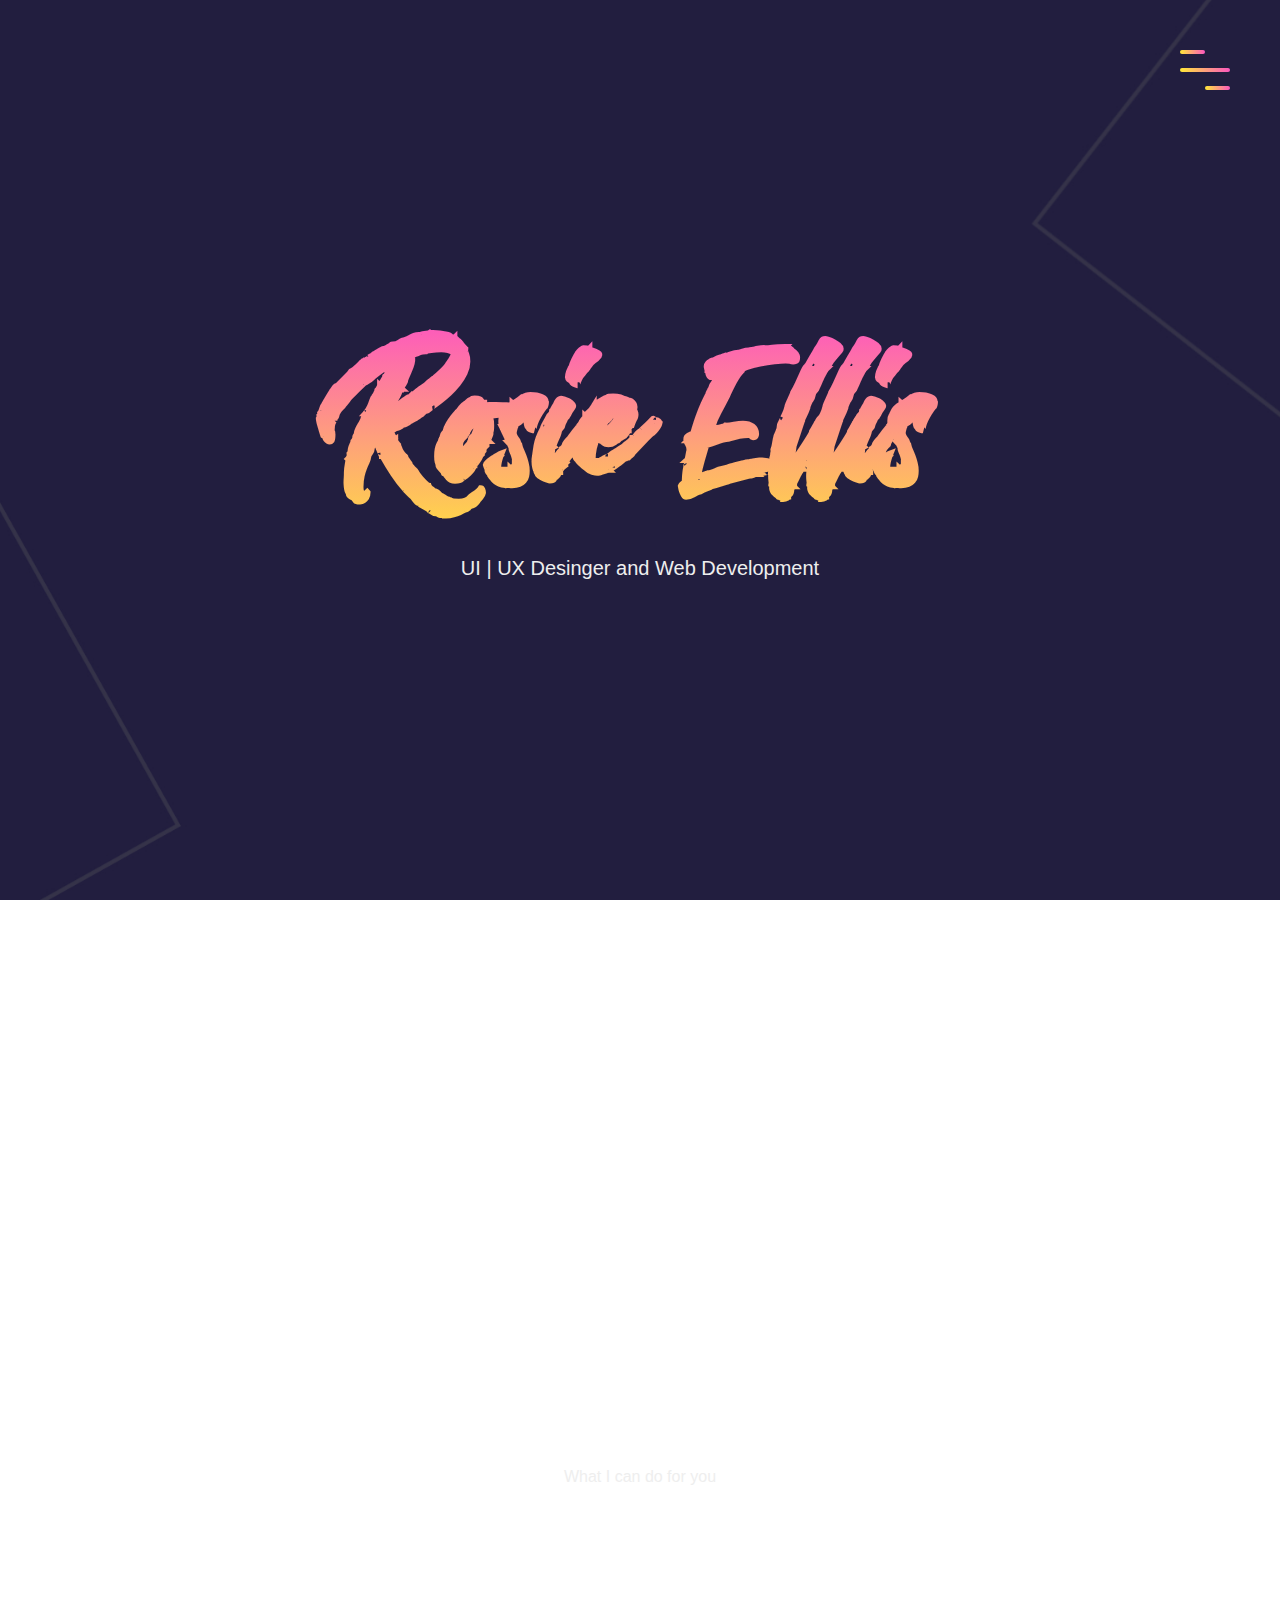
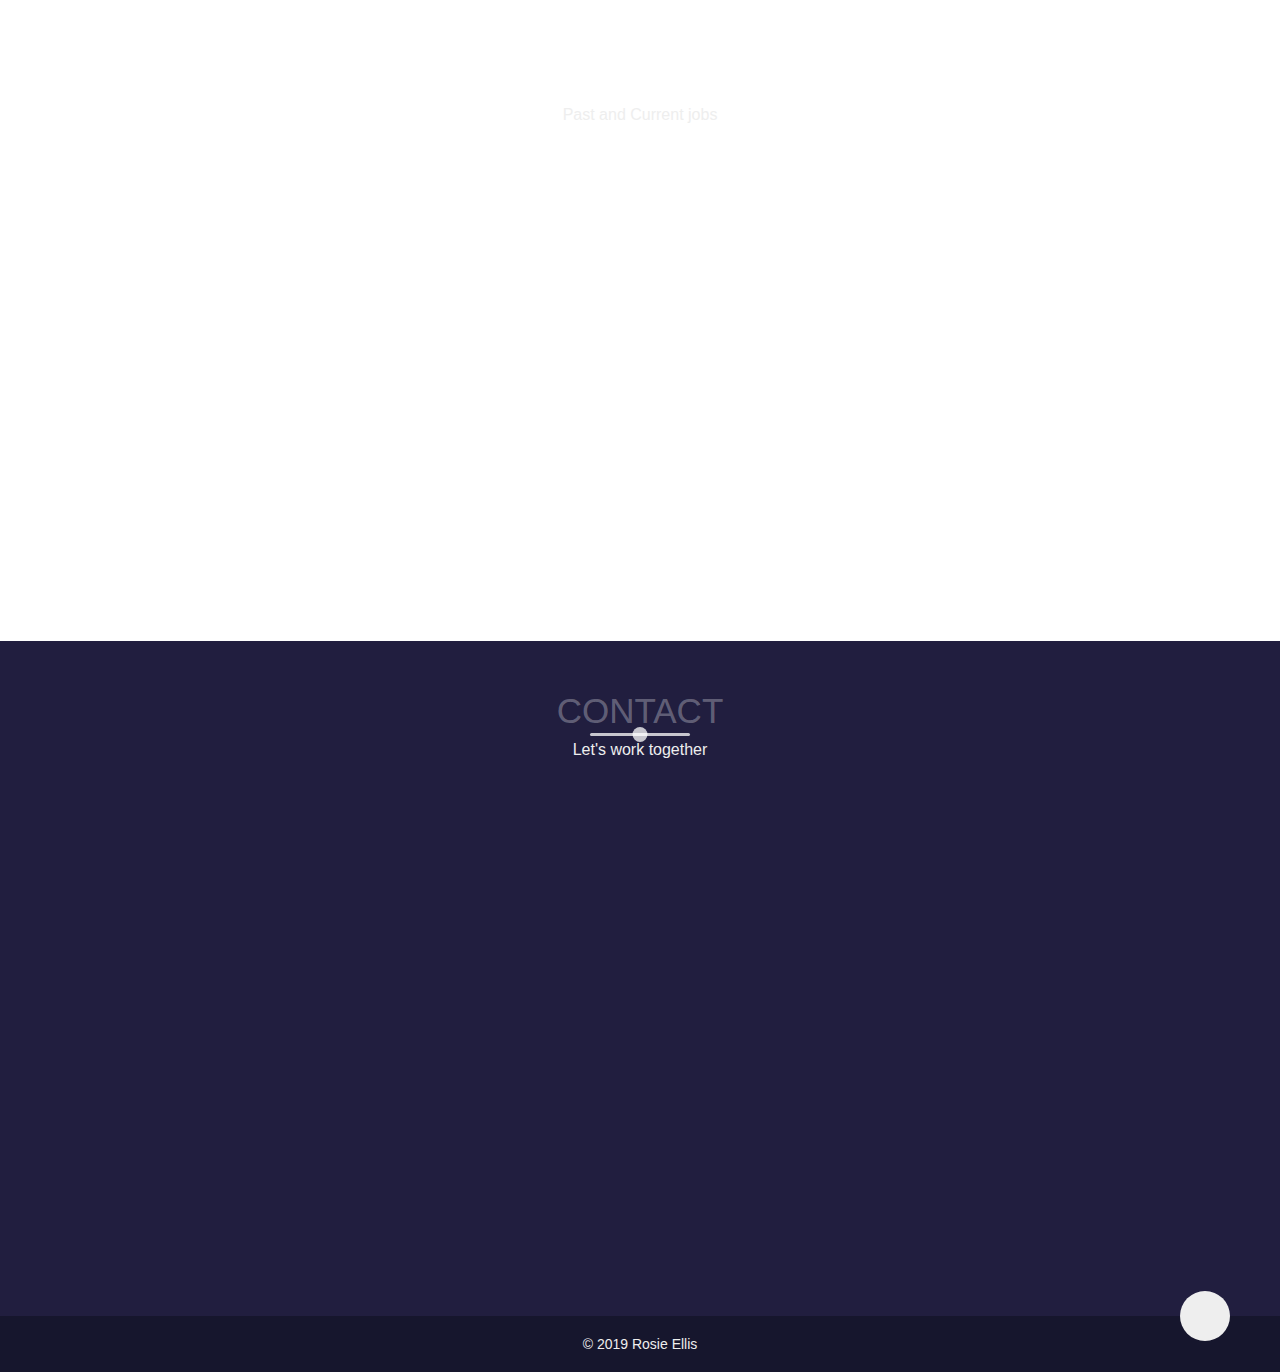
<file: index.html>
<!DOCTYPE html>
<html lang="en">
  <head>
    <meta charset="UTF-8" />
    <meta name="viewport" content="width=device-width, initial-scale=1" />
    <title>Rosie Ellis</title>
    <link rel="stylesheet" href="https://unpkg.com/aos@next/dist/aos.css" />
    <link href="https://unpkg.com/aos@2.3.1/dist/aos.css" rel="stylesheet" />
    <link
      rel="stylesheet"
      href="https://use.fontawesome.com/releases/v5.7.2/css/all.css"
      integrity="sha384-fnmOCqbTlWIlj8LyTjo7mOUStjsKC4pOpQbqyi7RrhN7udi9RwhKkMHpvLbHG9Sr"
      crossorigin="anonymous"
    />
    <link rel="stylesheet" href="Style.css" />
  </head>

  <body>
    <header>
      <div class="menu-toggler">
        <div class="bar half start"></div>
        <div class="bar"></div>
        <div class="bar half end"></div>
      </div>
      <nav class="top-nav">
        <ul class="nav-list">
          <li>
            <a href="index.html" class="nav-link">Home</a>
          </li>
          <li>
            <a href="#about" class="nav-link">About</a>
          </li>
          <li>
            <a href="#services" class="nav-link">Services</a>
          </li>
          <li>
            <a href="#portfolio" class="nav-link">Portfolio</a>
          </li>
          <li>
            <a href="#experience" class="nav-link">Experience</a>
          </li>
          <li>
            <a href="#contact" class="nav-link">Contact</a>
          </li>
        </ul>
      </nav>

      <div class="landing-text">
        <h1>Rosie Ellis</h1>
        <h6>UI | UX Desinger and Web Development</h6>
      </div>
    </header>

    <section class="about" id="about">
      <div class="container">
        <div class="profile-img" data-aos="fade-right" data-aos-delay="300">
          <img src="images/profile.jpeg" alt="" />
        </div>
        <div class="about-details" data-aos="fade-left" data-aos-delay="600">
          <div class="about-heading">
            <h1>About</h1>
            <h6>Myself</h6>
          </div>
          <p>
            Lorem ipsum dolor sit amet consectetur, adipisicing elit. Vero,
            nihil rem atque fugit quia mollitia dolorum debitis, velit enim
            earum totam officiis repellat dolores vel exercitationem laborum
            quibusdam nesciunt porro? antium, eius repudiandae eveniet
            voluptates cumque repellat! Temporibus velit quo sed vitae
            perspiciatis amet in sint dolore quas.
          </p>
          <div class="social-media">
            <ul class="nav-list">
              <li>
                <a href="$" class="icon-link"
                  ><i class="fab fa-facebook-square"></i
                ></a>
              </li>
              <li>
                <a href="$" class="icon-link"
                  ><i class="fab fa-twitter-square"></i
                ></a>
              </li>
              <li>
                <a href="$" class="icon-link"
                  ><i class="fab fa-dribbble-square"></i
                ></a>
              </li>
            </ul>
          </div>
        </div>
      </div>
    </section>

    <section class="services" id="services">
      <div class="container">
        <div class="section-heading">
          <h1>Services</h1>
          <h6>What I can do for you</h6>
        </div>
        <div class="skills">
          <div class="skill" data-aos="fade-in" data-aos-delay="300">
            <div class="icon-container">
              <i class="fas fa-layer-group"></i>
            </div>
            <h1>Web Design</h1>
            <p>
              em atque fugit quia mollitia dolorum debitis, velit enim earum
              totam officiis repellat dolores vel exercitationem laborum
              quibusdam nesc
            </p>
          </div>

          <div class="skill" data-aos="fade-in" data-aos-delay="600">
            <div class="icon-container">
              <i class="fas fa-code"></i>
            </div>
            <h1>Web Development</h1>
            <p>
              em atque fugit quia mollitia dolorum debitis, velit enim earum
              totam officiis repellat dolores vel exercitationem laborum
              quibusdam nesc
            </p>
          </div>

          <div class="skill" data-aos="fade-in" data-aos-delay="900">
            <div class="icon-container">
              <i class="fas fa-chart-bar"></i>
            </div>
            <h1>Product Strategy</h1>
            <p>
              em atque fugit quia mollitia dolorum debitis, velit enim earum
              totam officiis repellat dolores vel exercitationem laborum
              quibusdam nesc
            </p>
          </div>
        </div>
      </div>
    </section>

    <section class="protfolio" id="portfolio">
      <div class="container">
        <div class="section-heading">
          <h1>Portfolio</h1>
          <h6>View some of my recent work</h6>
        </div>

        <div class="portfolio-item">
          <div
            class="portfolio-img has-margin-right"
            data-aos="fade-right"
            data-aos-delay="300"
          >
            <img src="images/portitem1.jpeg" alt="" />
          </div>
          <div
            class="portfolio-description"
            data-aos="fade-left"
            data-aos-delay="600"
          >
            <h6>Web Development</h6>
            <h1>Blog Website</h1>
            <p>
              em atque fugit quia mollitia dolorum debitis, velit enim earum
              totam officiis repellat dolores vel exercitationem laborum
              quibusdam nesc
            </p>

            <a href="#" class="cta">View Details</a>
          </div>
        </div>

        <div class="portfolio-item">
          <div
            class="portfolio-description has-margin-right"
            data-aos="fade-right"
            data-aos-delay="900"
          >
            <h6>Web Design</h6>
            <h1>Product Layout</h1>
            <p>
              em atque fugit quia mollitia dolorum debitis, velit enim earum
              totam officiis repellat dolores vel exercitationem laborum
              quibusdam nesc
            </p>
            <a href="#" class="cta">View Details</a>
          </div>
          <div
            class="portfolio-img has-margin-right"
            data-aos="fade-left"
            data-aos-delay="1200"
          >
            <img src="images/portitem2.jpeg" alt="" />
          </div>
        </div>

        <div class="portfolio-item">
          <div
            class="portfolio-img has-margin-right"
            data-aos="fade-right"
            data-aos-delay="1500"
          >
            <img src="images/portitem3.jpeg" alt="" />
          </div>
          <div
            class="portfolio-description"
            data-aos="fade-left"
            data-aos-delay="1800"
          >
            <h6>Web Design</h6>
            <h1>Product Sketch</h1>
            <p>
              em atque fugit quia mollitia dolorum debitis, velit enim earum
              totam officiis repellat dolores vel exercitationem laborum
              quibusdam nesc
            </p>

            <a href="#" class="cta">View Details</a>
          </div>
        </div>
      </div>
    </section>

    <section class="experience" id="experience">
      <div class="container">
        <div class="section-heading">
          <h1>Work Experience</h1>
          <h6>Past and Current jobs</h6>
        </div>
        <div class="timeline" data-aos="fade-down" data-aos-delay="300">
          <ul>
            <li class="date" data-date="2011 - Present">
              <h1>Google</h1>
              <p>
                em atque fugit quia mollitia dolorum debitis, velit enim earum
                totam officiis repellat dolores vel exercitationem laborum
                quibusdam nesc
              </p>
            </li>

            <li class="date" data-date="2008 - 2011">
              <h1>Facebook</h1>
              <p>
                em atque fugit quia mollitia dolorum debitis, velit enim earum
                totam officiis repellat dolores vel exercitationem laborum
                quibusdam nesc
              </p>
            </li>

            <li class="date" data-date="2002 - 2007">
              <h1>Microsoft</h1>
              <p>
                em atque fugit quia mollitia dolorum debitis, velit enim earum
                totam officiis repellat dolores vel exercitationem laborum
                quibusdam nesc
              </p>
            </li>
          </ul>
        </div>
      </div>
    </section>

    <section class="contact" id="contact">
      <div class="container">
        <div class="section-heading">
          <h1>Contact</h1>
          <h6>Let's work together</h6>
        </div>
        <form action="" data-aos="fade-up" data-aos-delay="300">
          <label for="name">Name:</label>
          <input
            type="text"
            id="name"
            name="name"
            placeholder="Enter your name....."
            required
          />
          <label for="email">Email:</label>
          <input
            type="email"
            id="email"
            name="email"
            placeholder="Enter your email....."
            required
          />
          <label for="service">Services:</label>
          <select name="service" id="service">
            <option value="">Web Design</option>
            <option value="">Web Development</option>
            <option value="">Web Design/Development</option>
          </select>
          <label for="subject">Subject:</label>
          <textarea name="subject" id="subject" cols="10" rows="10"></textarea>
          <input type="submit" value="Submit" />
        </form>
      </div>
    </section>

    <footer class="copyright">
      <div class="up" id="up">
        <i class="fas fa-chevron-up"></i>
      </div>
      <p>&copy; 2019 Rosie Ellis</p>
    </footer>

    <script src="https://ajax.googleapis.com/ajax/libs/jquery/3.3.1/jquery.min.js"></script>
    <script src="https://unpkg.com/aos@next/dist/aos.js"></script>
    <script src="https://unpkg.com/aos@2.3.1/dist/aos.js"></script>
    <script src="main.js"></script>
  </body>
</html>
</file>
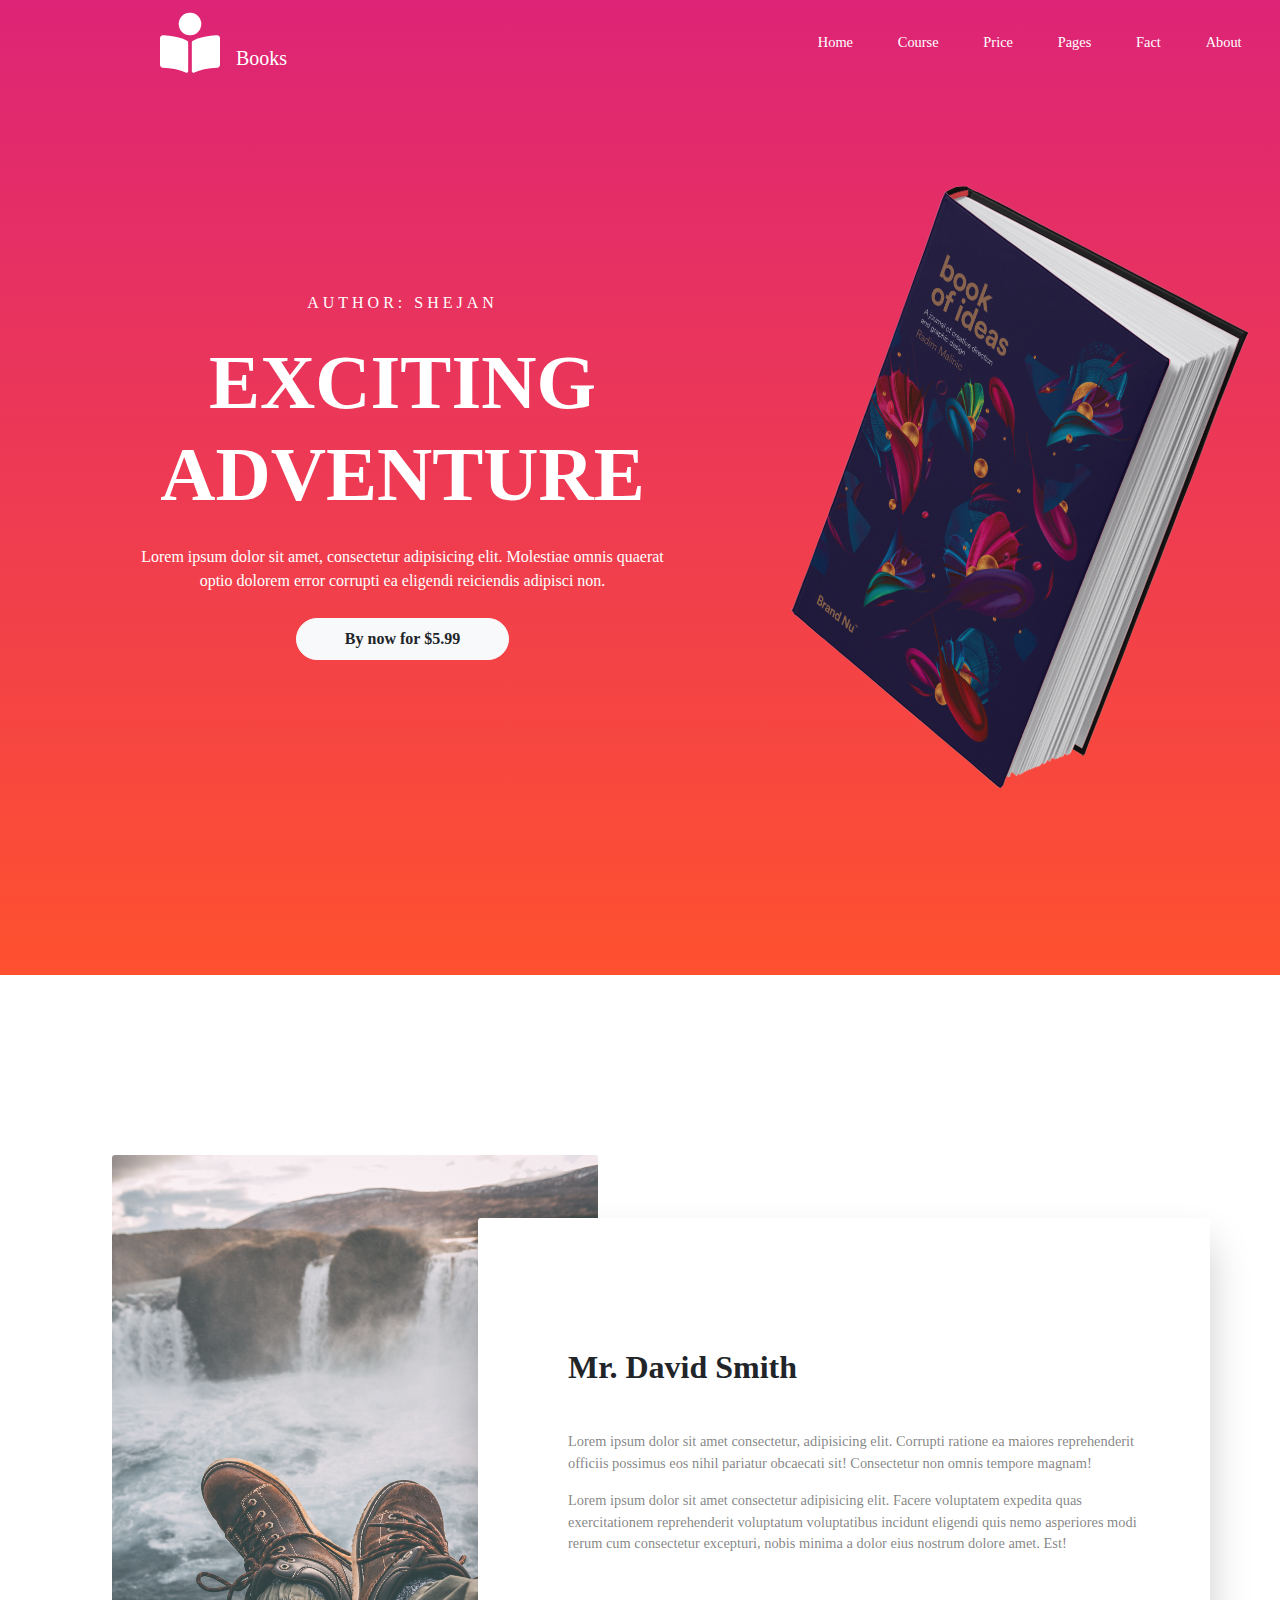
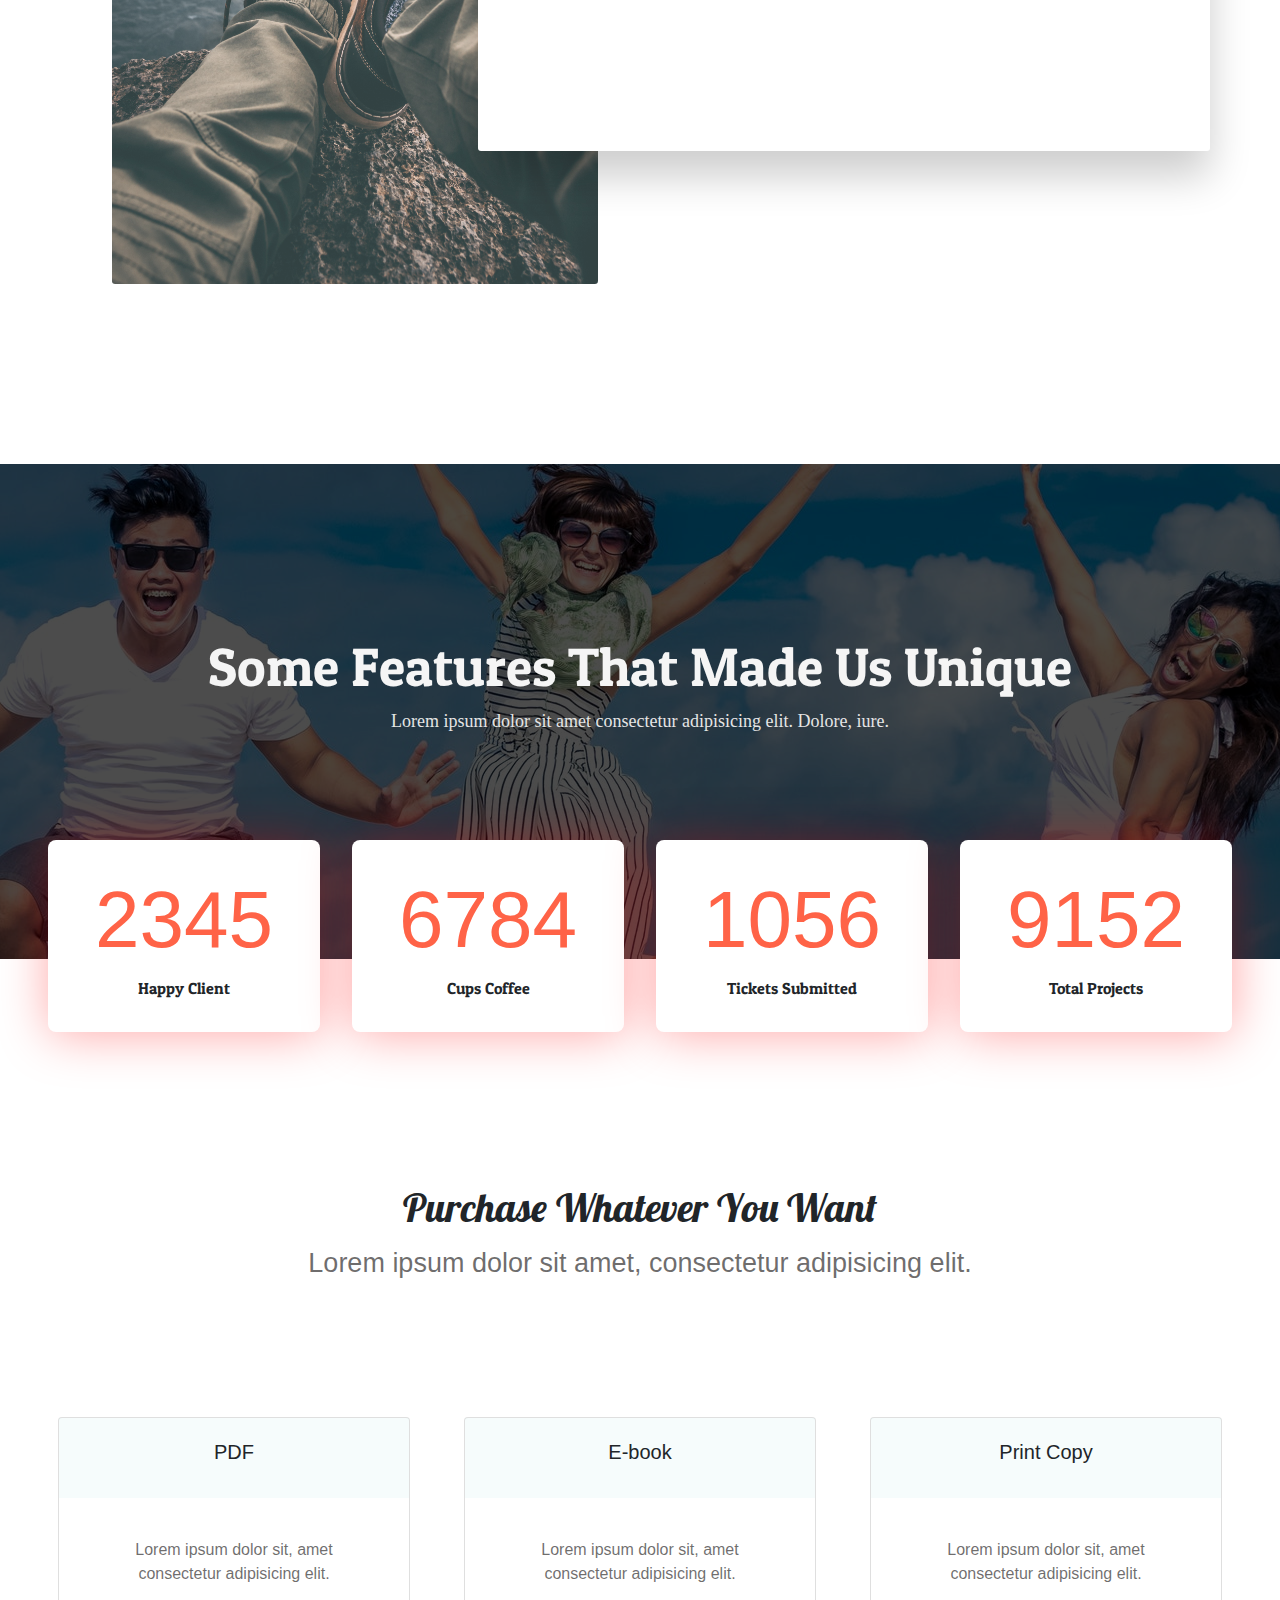
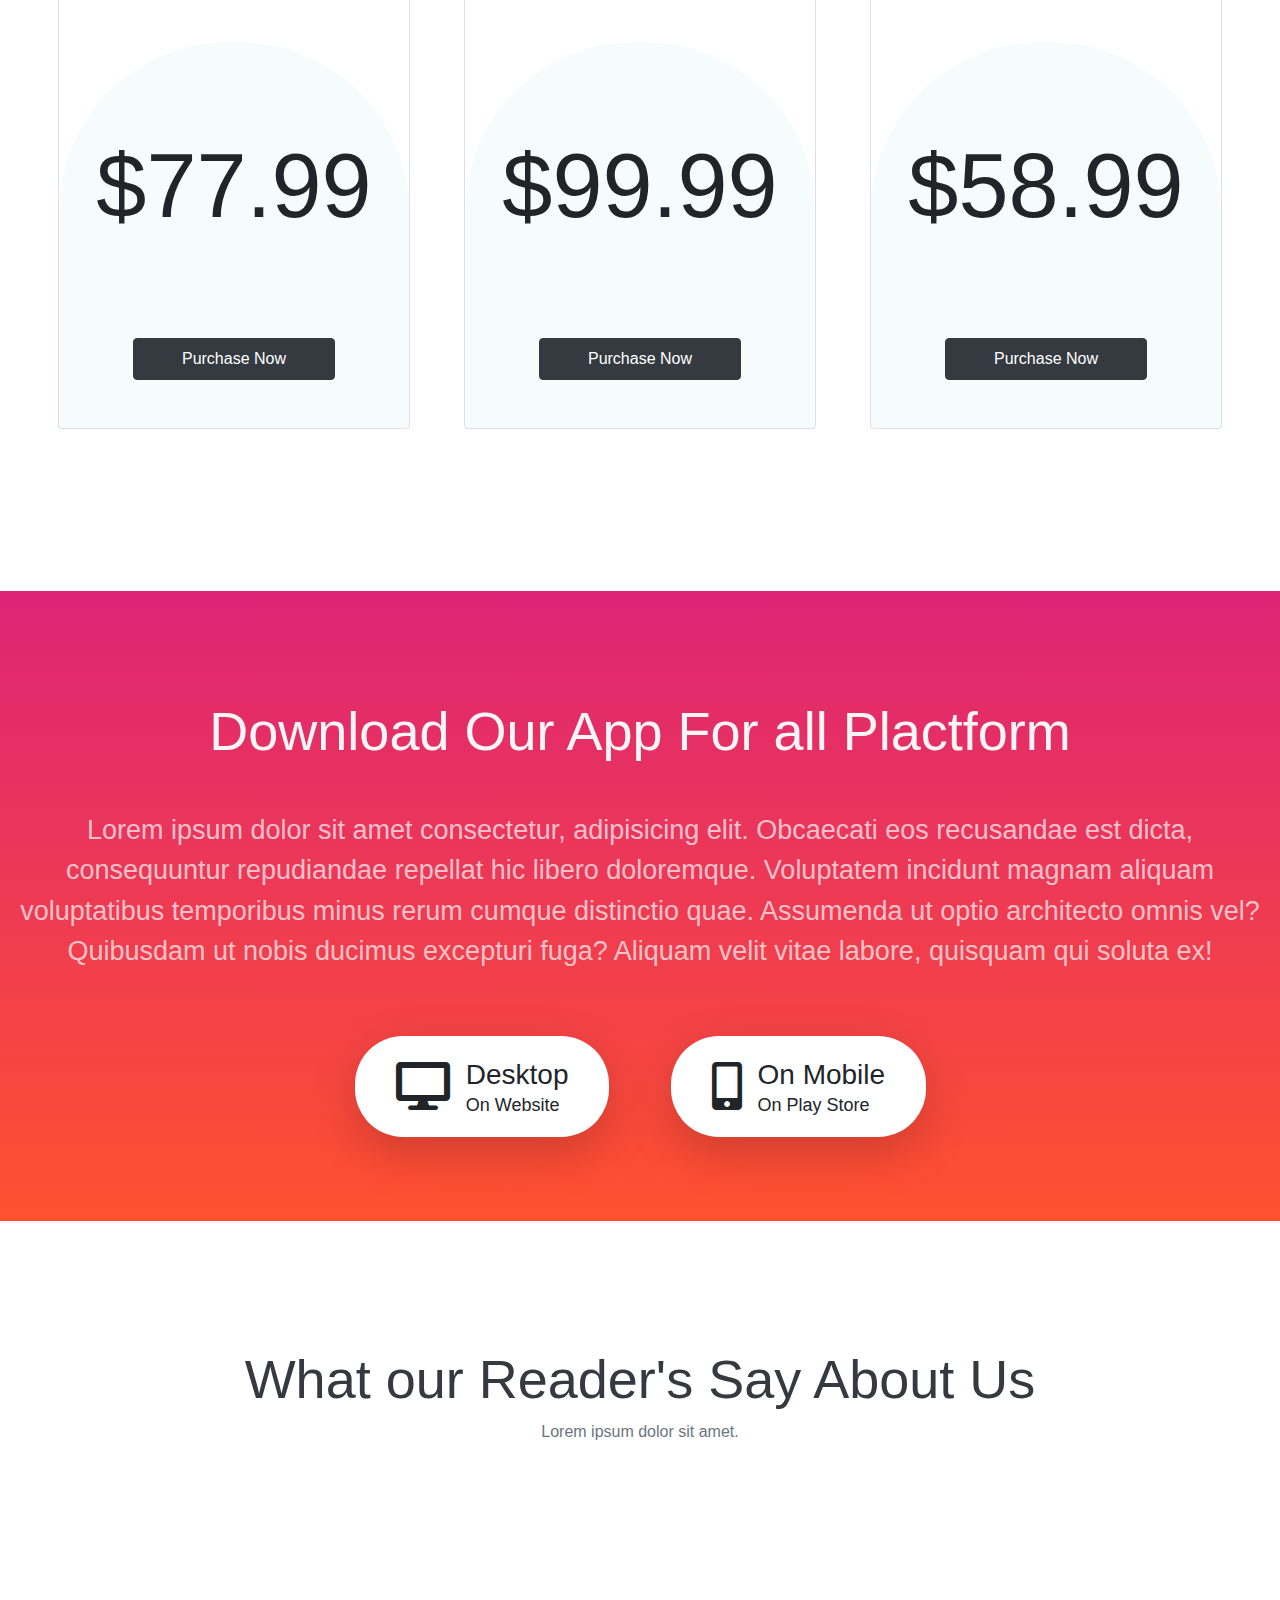
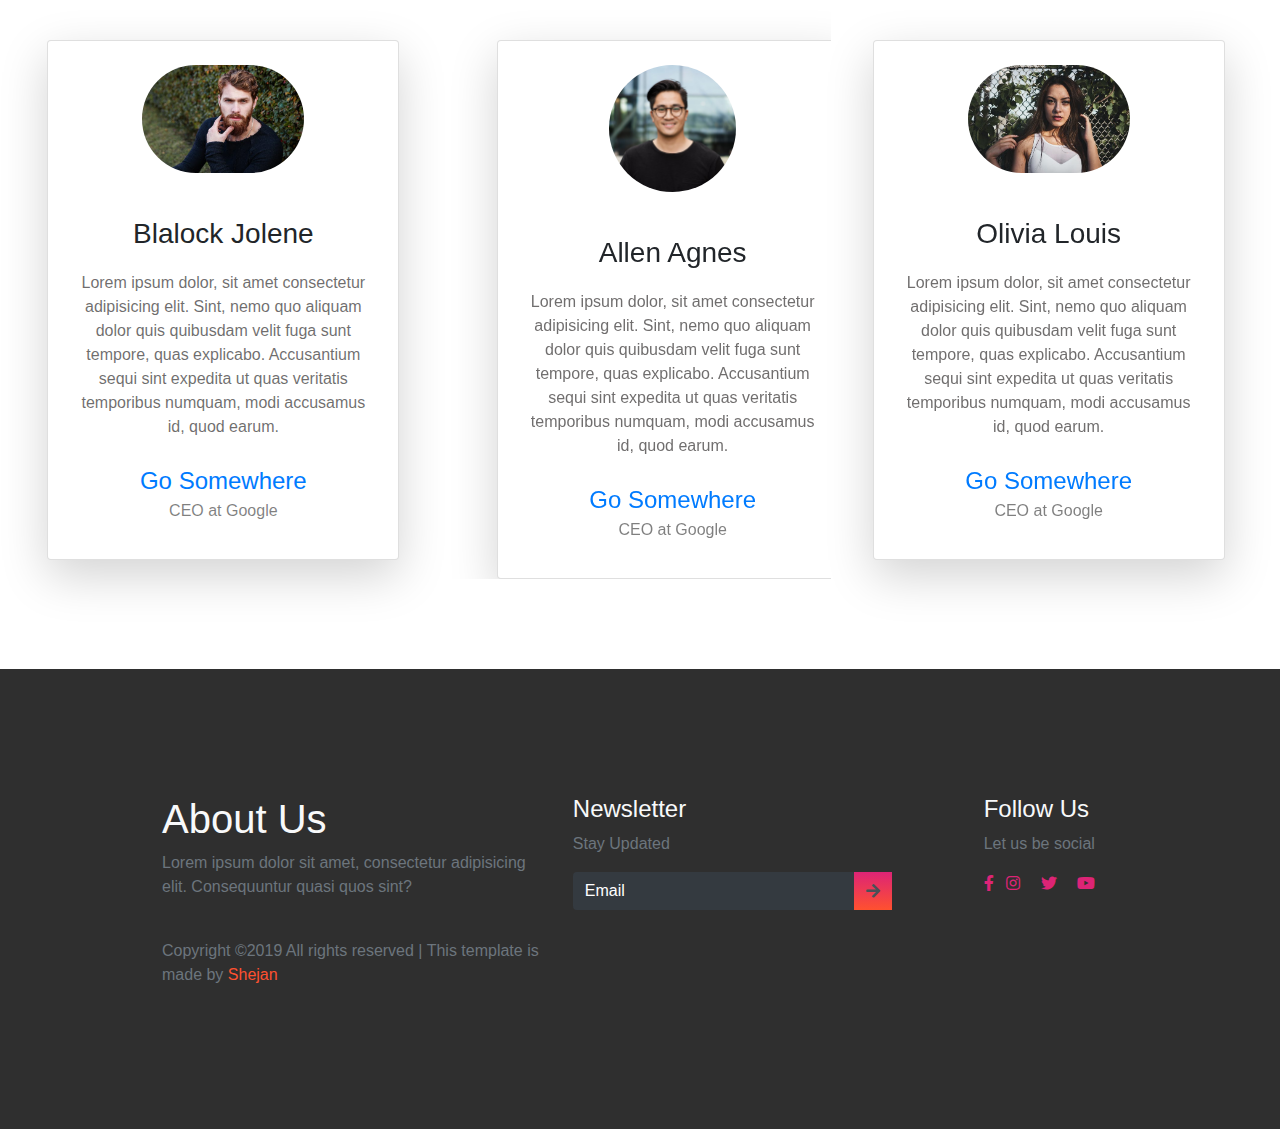
<file: Books/index.html>
<!DOCTYPE html>
<html lang="en">
  <head>
    <meta charset="UTF-8" />
    <meta name="viewport" content="width=device-width, initial-scale=1.0" />
    <link
      rel="stylesheet"
      href="https://stackpath.bootstrapcdn.com/bootstrap/4.5.2/css/bootstrap.min.css"
      integrity="sha384-JcKb8q3iqJ61gNV9KGb8thSsNjpSL0n8PARn9HuZOnIxN0hoP+VmmDGMN5t9UJ0Z"
      crossorigin="anonymous"
    />
    <link rel="stylesheet" href="css/all.min.css" />
    <link rel="stylesheet" href="css/fontawesome.min.css" />
    <link rel="stylesheet" href="css/style.css" />
    <link rel="stylesheet" href="css/mobi-style.css" />
    <title>Books</title>
  </head>
  <body>
    <header>
      <div class="container-fluid p-0">
        <nav class="navbar navbar-expand-lg navbar-light">
          <a class="navbar-brand" href="#"
            ><i class="fas fa-book-reader fa-3x mx-3"></i>Books</a
          >
          <button
            class="navbar-toggler"
            type="button"
            data-toggle="collapse"
            data-target="#navbarNav"
            aria-controls="navbarNav"
            aria-expanded="false"
            aria-label="Toggle navigation"
          >
            <i class="fas fa-align-right text-light"></i>
          </button>
          <div class="collapse navbar-collapse" id="navbarNav">
            <div class="mr-auto"></div>
            <ul class="navbar-nav">
              <li class="nav-item active">
                <a class="nav-link" href="#"
                  >Home <span class="sr-only">(current)</span></a
                >
              </li>
              <li class="nav-item">
                <a class="nav-link" href="#">Course</a>
              </li>
              <li class="nav-item">
                <a class="nav-link" href="#">Price</a>
              </li>
              <li class="nav-item dropdown">
                <div class="dropdown">
                  <a href="#" class="nav-link">Pages</a>
                  <div class="dropdown-content">
                    <a href="#">Generic</a>
                    <a href="#">Element</a>
                  </div>
                </div>
              </li>
              <li class="nav-item">
                <a class="nav-link" href="#">Fact</a>
              </li>
              <li class="nav-item">
                <a class="nav-link" href="#">About</a>
              </li>
            </ul>
          </div>
        </nav>
      </div>

      <div class="container text-center">
        <div class="row">
          <div class="col-md-7 col-sm-12">
            <h6>AUTHOR: SHEJAN</h6>
            <h1>EXCITING ADVENTURE</h1>
            <p>
              Lorem ipsum dolor sit amet, consectetur adipisicing elit.
              Molestiae omnis quaerat optio dolorem error corrupti ea eligendi
              reiciendis adipisci non.
            </p>
            <button class="btn btn-light px-5 py-2">By now for $5.99</button>
          </div>
          <div class="col-md-5 col-sm-12 h-25">
            <img src="images/header-img.png" alt="Books" />
          </div>
        </div>
      </div>
    </header>

    <main>
      <section class="section-1">
        <div class="container text-center">
          <div class="row">
            <div class="col-md-6">
              <div class="pray">
                <img src="images/pexels-photo-1904769.jpeg" alt="Pray" />
              </div>
            </div>
            <div class="col-md-6">
              <div class="panel text-left">
                <h1>Mr. David Smith</h1>
                <p class="pt-4">
                  Lorem ipsum dolor sit amet consectetur, adipisicing elit.
                  Corrupti ratione ea maiores reprehenderit officiis possimus
                  eos nihil pariatur obcaecati sit! Consectetur non omnis
                  tempore magnam!
                </p>
                <p>
                  Lorem ipsum dolor sit amet consectetur adipisicing elit.
                  Facere voluptatem expedita quas exercitationem reprehenderit
                  voluptatum voluptatibus incidunt eligendi quis nemo asperiores
                  modi rerum cum consectetur excepturi, nobis minima a dolor
                  eius nostrum dolore amet. Est!
                </p>
              </div>
            </div>
          </div>
        </div>
      </section>

      <section class="section-2 container-fluid p-0">
        <div class="cover">
          <div class="content text-center">
            <h1>Some Features That Made Us Unique</h1>
            <p>
              Lorem ipsum dolor sit amet consectetur adipisicing elit. Dolore,
              iure.
            </p>
          </div>
        </div>
        <div class="container-fluid text-center">
          <div
            class="numbers d-flex flex-md-row flex-wrap justify-content-center"
          >
            <div class="rect">
              <h1>2345</h1>
              <p>Happy Client</p>
            </div>
            <div class="rect">
              <h1>6784</h1>
              <p>Cups Coffee</p>
            </div>
            <div class="rect">
              <h1>1056</h1>
              <p>Tickets Submitted</p>
            </div>
            <div class="rect">
              <h1>9152</h1>
              <p>Total Projects</p>
            </div>
          </div>
        </div>

        <div class="purchase text-center">
          <h1>Purchase Whatever You Want</h1>
          <p>Lorem ipsum dolor sit amet, consectetur adipisicing elit.</p>
          <div class="cards">
            <div class="d-flex flex-row justify-content-center flex-wrap">
              <!--First Card-->
              <div class="card">
                <div class="card-body">
                  <div class="title">
                    <h5 class="card-title">PDF</h5>
                  </div>
                  <p class="card-text">
                    Lorem ipsum dolor sit, amet consectetur adipisicing elit.
                  </p>
                  <div class="pricing">
                    <h1>$77.99</h1>
                    <a href="#" class="btn btn-dark px-5 py-2 mb-5"
                      >Purchase Now</a
                    >
                  </div>
                </div>
              </div>
              <!--Second Card-->
              <div class="card">
                <div class="card-body">
                  <div class="title">
                    <h5 class="card-title">E-book</h5>
                  </div>
                  <p class="card-text">
                    Lorem ipsum dolor sit, amet consectetur adipisicing elit.
                  </p>
                  <div class="pricing">
                    <h1>$99.99</h1>
                    <a href="#" class="btn btn-dark px-5 py-2 mb-5"
                      >Purchase Now</a
                    >
                  </div>
                </div>
              </div>
              <!--Third Card-->
              <div class="card">
                <div class="card-body">
                  <div class="title">
                    <h5 class="card-title">Print Copy</h5>
                  </div>
                  <p class="card-text">
                    Lorem ipsum dolor sit, amet consectetur adipisicing elit.
                  </p>
                  <div class="pricing">
                    <h1>$58.99</h1>
                    <a href="#" class="btn btn-dark px-5 py-2 mb-5"
                      >Purchase Now</a
                    >
                  </div>
                </div>
              </div>
            </div>
          </div>
        </div>
      </section>

      <section class="section-3 container-fluid p-0 textcenter">
        <div class="row">
          <div class="col-md-12 col-sm-12 text-center">
            <h1>Download Our App For all Plactform</h1>
            <p>
              Lorem ipsum dolor sit amet consectetur, adipisicing elit.
              Obcaecati eos recusandae est dicta, consequuntur repudiandae
              repellat hic libero doloremque. Voluptatem incidunt magnam aliquam
              voluptatibus temporibus minus rerum cumque distinctio quae.
              Assumenda ut optio architecto omnis vel? Quibusdam ut nobis
              ducimus excepturi fuga? Aliquam velit vitae labore, quisquam qui
              soluta ex!
            </p>
          </div>
        </div>
        <div class="platform row">
          <div class="col-md-6 col-sm-12 text-right">
            <div class="desktop shadow-lg">
              <div class="d-flex flex-row justify-content-center">
                <i class="fas fa-desktop fa-3x py-2 pr-3"></i>
                <div class="text text-left">
                  <h3 class="pt-1 m-0">Desktop</h3>
                  <p class="p-0 m-0">On Website</p>
                </div>
              </div>
            </div>
          </div>
          <div class="col-md-6 col-sm-12 text-left">
            <div class="desktop shadow-lg">
              <div class="d-flex flex-row justify-content-center">
                <i class="fas fa-mobile-alt fa-3x py-2 pr-3"></i>
                <div class="text text-left">
                  <h3 class="pt-1 m-0">On Mobile</h3>
                  <p class="p-0 m-0">On Play Store</p>
                </div>
              </div>
            </div>
          </div>
        </div>
      </section>

      <section class="section-4">
        <div class="container text-center">
          <h1 class="text-dark">What our Reader's Say About Us</h1>
          <p class="text-secondary">Lorem ipsum dolor sit amet.</p>
        </div>
        <div class="team row">
          <div class="col-md-4 col-sm-12 text-center">
            <div class="card mr-2 d-inline-block shadow-lg">
              <div class="card-img-top">
                <img
                  src="images/UI-face-3.jpg"
                  alt="Member"
                  class="img-fluid border-radius p-4"
                />
              </div>
              <div class="card-body">
                <h3 class="card-title">Blalock Jolene</h3>
                <p class="card-text">
                  Lorem ipsum dolor, sit amet consectetur adipisicing elit.
                  Sint, nemo quo aliquam dolor quis quibusdam velit fuga sunt
                  tempore, quas explicabo. Accusantium sequi sint expedita ut
                  quas veritatis temporibus numquam, modi accusamus id, quod
                  earum.
                </p>
                <a href="#" class="text-secodary text-decoration-none"
                  >Go Somewhere</a
                >
                <p class="text-black-50">CEO at Google</p>
              </div>
            </div>
          </div>
          <div class="col-md-4 col-sm-12">
            <!--Carousel Started-->
            <div
              id="carouselExampleSlidesOnly"
              class="carousel slide"
              data-ride="carousel"
            >
              <div class="carousel-inner">
                <div class="carousel-item active text-center">
                  <!--card2-->
                  <div class="card mr-2 d-inline-block shadow-lg">
                    <div class="card-img-top">
                      <img
                        src="images/UI-face-1.jpg"
                        alt="Member"
                        class="img-fluid rounded-circle w-50 p-4"
                      />
                    </div>
                    <div class="card-body">
                      <h3 class="card-title">Allen Agnes</h3>
                      <p class="card-text">
                        Lorem ipsum dolor, sit amet consectetur adipisicing
                        elit. Sint, nemo quo aliquam dolor quis quibusdam velit
                        fuga sunt tempore, quas explicabo. Accusantium sequi
                        sint expedita ut quas veritatis temporibus numquam, modi
                        accusamus id, quod earum.
                      </p>
                      <a href="#" class="text-secodary text-decoration-none"
                        >Go Somewhere</a
                      >
                      <p class="text-black-50">CEO at Google</p>
                    </div>
                  </div>
                </div>
                <div class="carousel-item text-center">
                  <!--card3-->
                  <div class="card mr-2 d-inline-block shadow-lg">
                    <div class="card-img-top">
                      <img
                        src="images/UI-face-2.jpg"
                        alt="Member"
                        class="img-fluid rounded-circle w-50 p-4"
                      />
                    </div>
                    <div class="card-body">
                      <h3 class="card-title">Amiel Babara</h3>
                      <p class="card-text">
                        Lorem ipsum dolor, sit amet consectetur adipisicing
                        elit. Sint, nemo quo aliquam dolor quis quibusdam velit
                        fuga sunt tempore, quas explicabo. Accusantium sequi
                        sint expedita ut quas veritatis temporibus numquam, modi
                        accusamus id, quod earum.
                      </p>
                      <a href="#" class="text-secodary text-decoration-none"
                        >Go Somewhere</a
                      >
                      <p class="text-black-50">CEO at Google</p>
                    </div>
                  </div>
                </div>
              </div>
            </div>
          </div>
          <div class="col-md-4 col-sm-12 text-center">
            <!--card4-->
            <div class="card mr-2 d-inline-block shadow-lg">
              <div class="card-img-top">
                <img
                  src="images/UI-face-4.jpg"
                  alt="Member"
                  class="img-fluid border-radius p-4"
                />
              </div>
              <div class="card-body">
                <h3 class="card-title">Olivia Louis</h3>
                <p class="card-text">
                  Lorem ipsum dolor, sit amet consectetur adipisicing elit.
                  Sint, nemo quo aliquam dolor quis quibusdam velit fuga sunt
                  tempore, quas explicabo. Accusantium sequi sint expedita ut
                  quas veritatis temporibus numquam, modi accusamus id, quod
                  earum.
                </p>
                <a href="#" class="text-secodary text-decoration-none"
                  >Go Somewhere</a
                >
                <p class="text-black-50">CEO at Google</p>
              </div>
            </div>
          </div>
        </div>
      </section>
    </main>

    <footer>
      <div class="container-fluid p-0">
        <div class="row text-left">
          <div class="col-md-5">
            <h1 class="text-light">About Us</h1>
            <p class="text-muted">
              Lorem ipsum dolor sit amet, consectetur adipisicing elit.
              Consequuntur quasi quos sint?
            </p>
            <p class="pt-4 text-muted">
              Copyright &copy2019 All rights reserved | This template is made by
              <span>Shejan</span>
            </p>
          </div>
          <div class="col-md-5">
            <h4 class="text-light">Newsletter</h4>
            <p class="text-muted">Stay Updated</p>
            <form class="form-inline">
              <div class="col pl-0">
                <div class="input-group pr-5">
                  <input
                    type="text"
                    class="form-control bg-dark textwhite"
                    placeholder="Email"
                  />
                  <div class="input-group-prepend">
                    <div class="input-group-text">
                      <i class="fas fa-arrow-right"></i>
                    </div>
                  </div>
                </div>
              </div>
            </form>
          </div>
          <div class="col-md-2 col-sm-12">
            <h4 class="text-light">Follow Us</h4>
            <p class="text-muted">Let us be social</p>
            <div class="column">
              <i class="fab fa-facebook-f"></i>
              <i class="fab fa-instagram"></i>
              <i class="fab fa-twitter"></i>
              <i class="fab fa-youtube"></i>
            </div>
          </div>
        </div>
      </div>
    </footer>

    <script src="https://cdnjs.cloudflare.com/ajax/libs/jquery/3.5.1/jquery.min.js"></script>
    <script
      src="https://cdn.jsdelivr.net/npm/popper.js@1.16.1/dist/umd/popper.min.js"
      integrity="sha384-9/reFTGAW83EW2RDu2S0VKaIzap3H66lZH81PoYlFhbGU+6BZp6G7niu735Sk7lN"
      crossorigin="anonymous"
    ></script>
    <script
      src="https://stackpath.bootstrapcdn.com/bootstrap/4.5.2/js/bootstrap.min.js"
      integrity="sha384-B4gt1jrGC7Jh4AgTPSdUtOBvfO8shuf57BaghqFfPlYxofvL8/KUEfYiJOMMV+rV"
      crossorigin="anonymous"
    ></script>

    <script src="main-1.js"></script>
  </body>
</html>
</file>
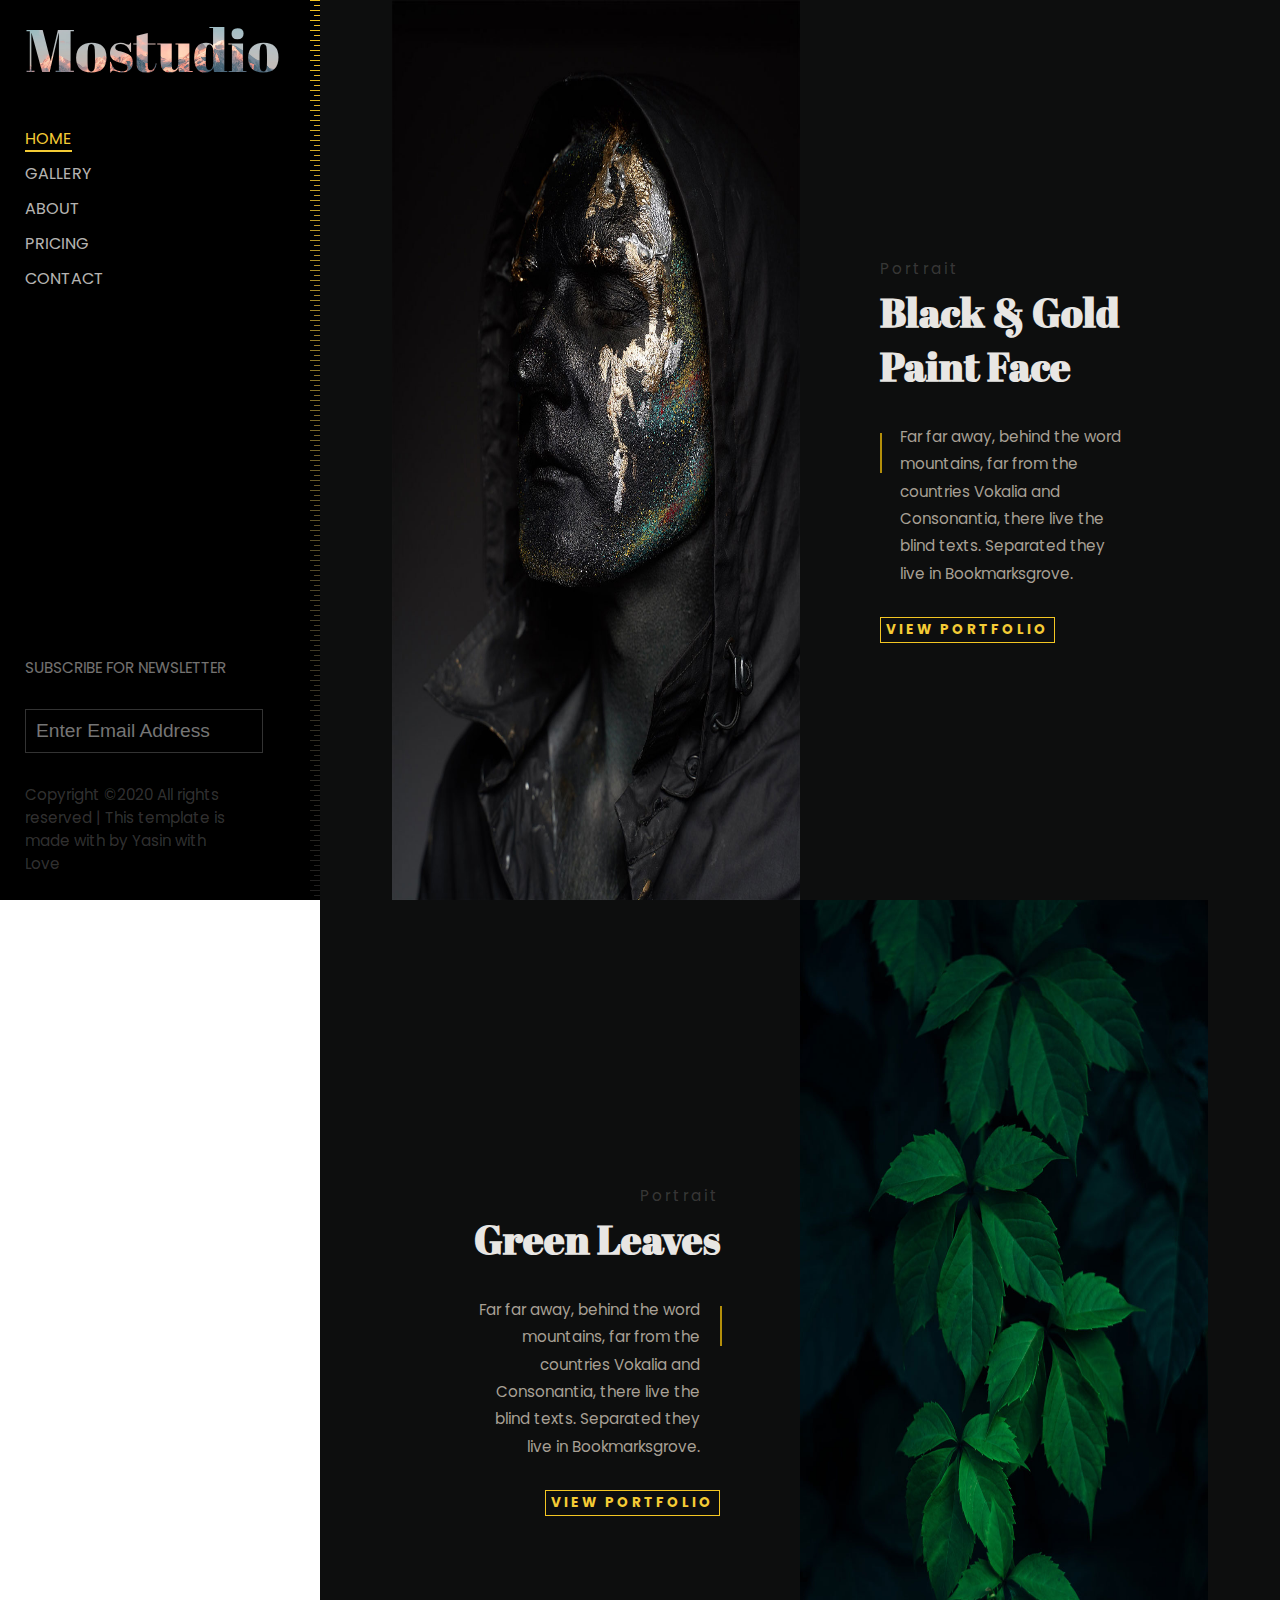
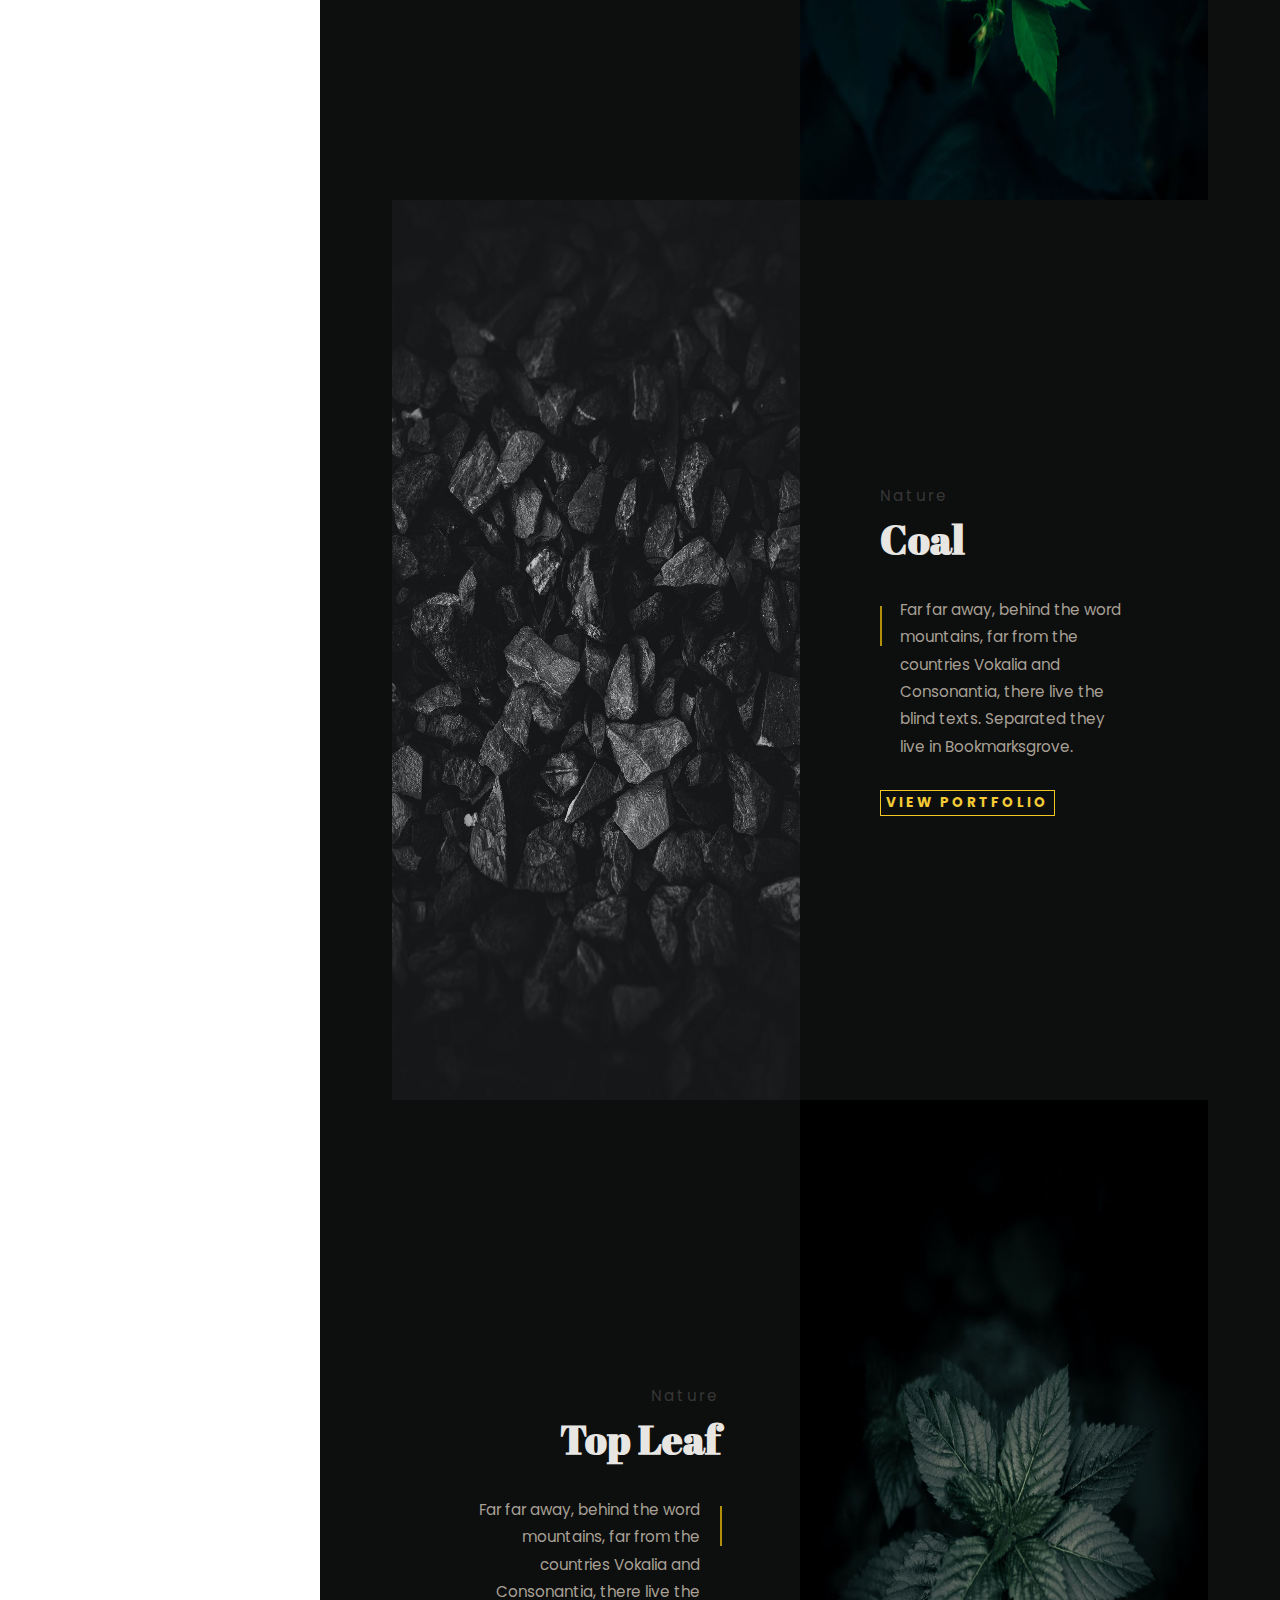
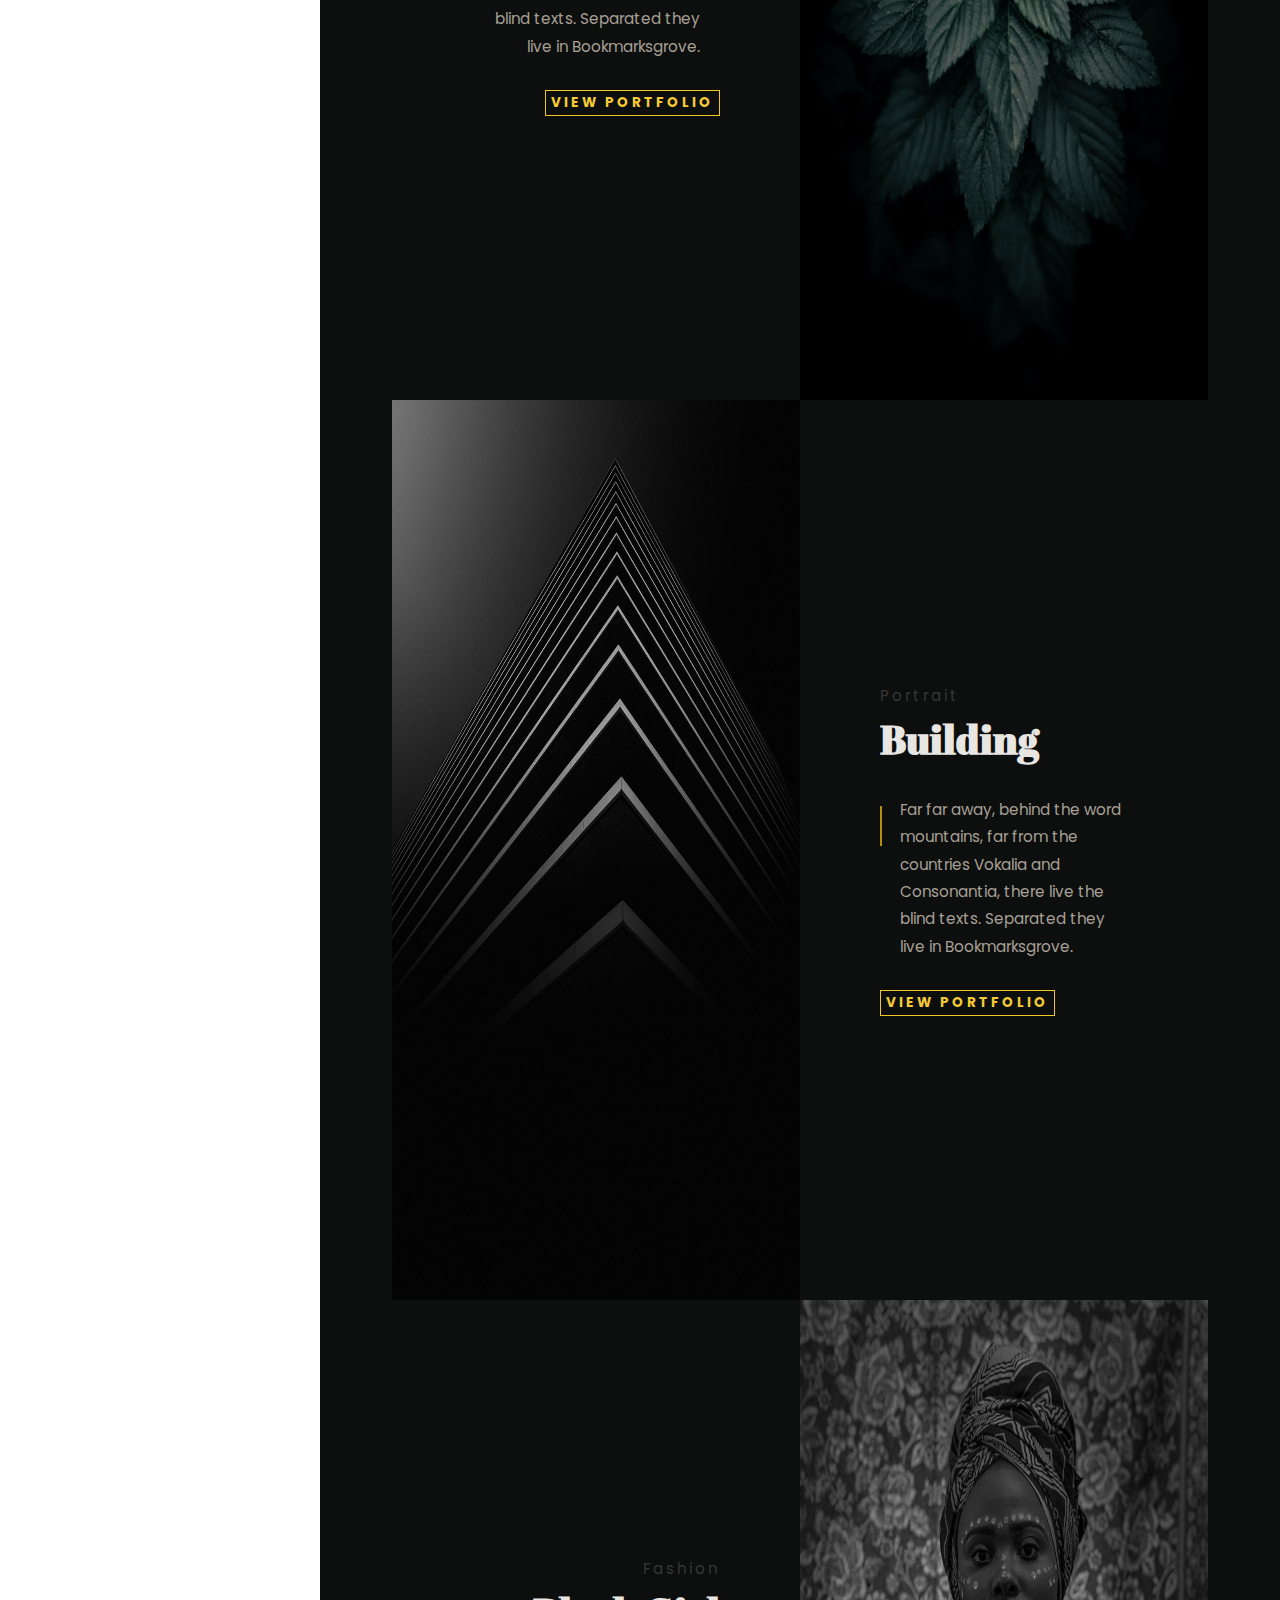
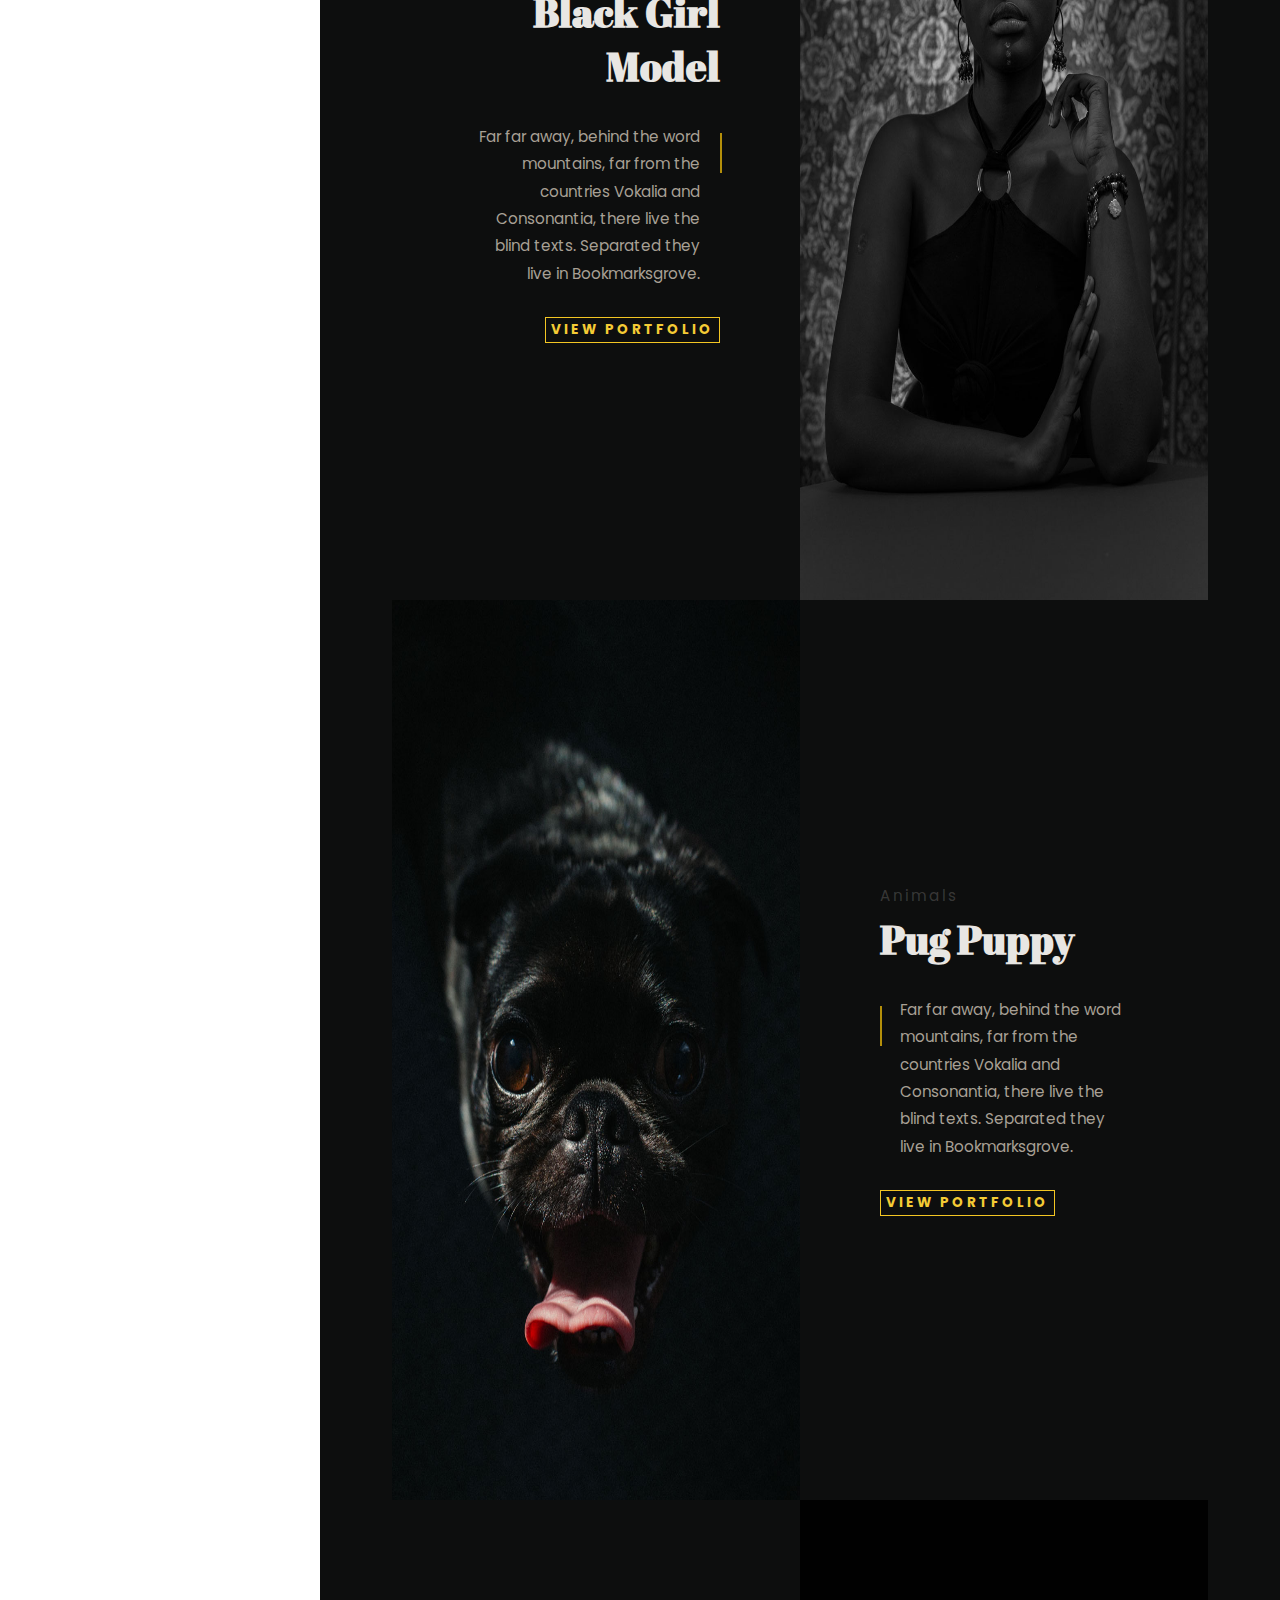
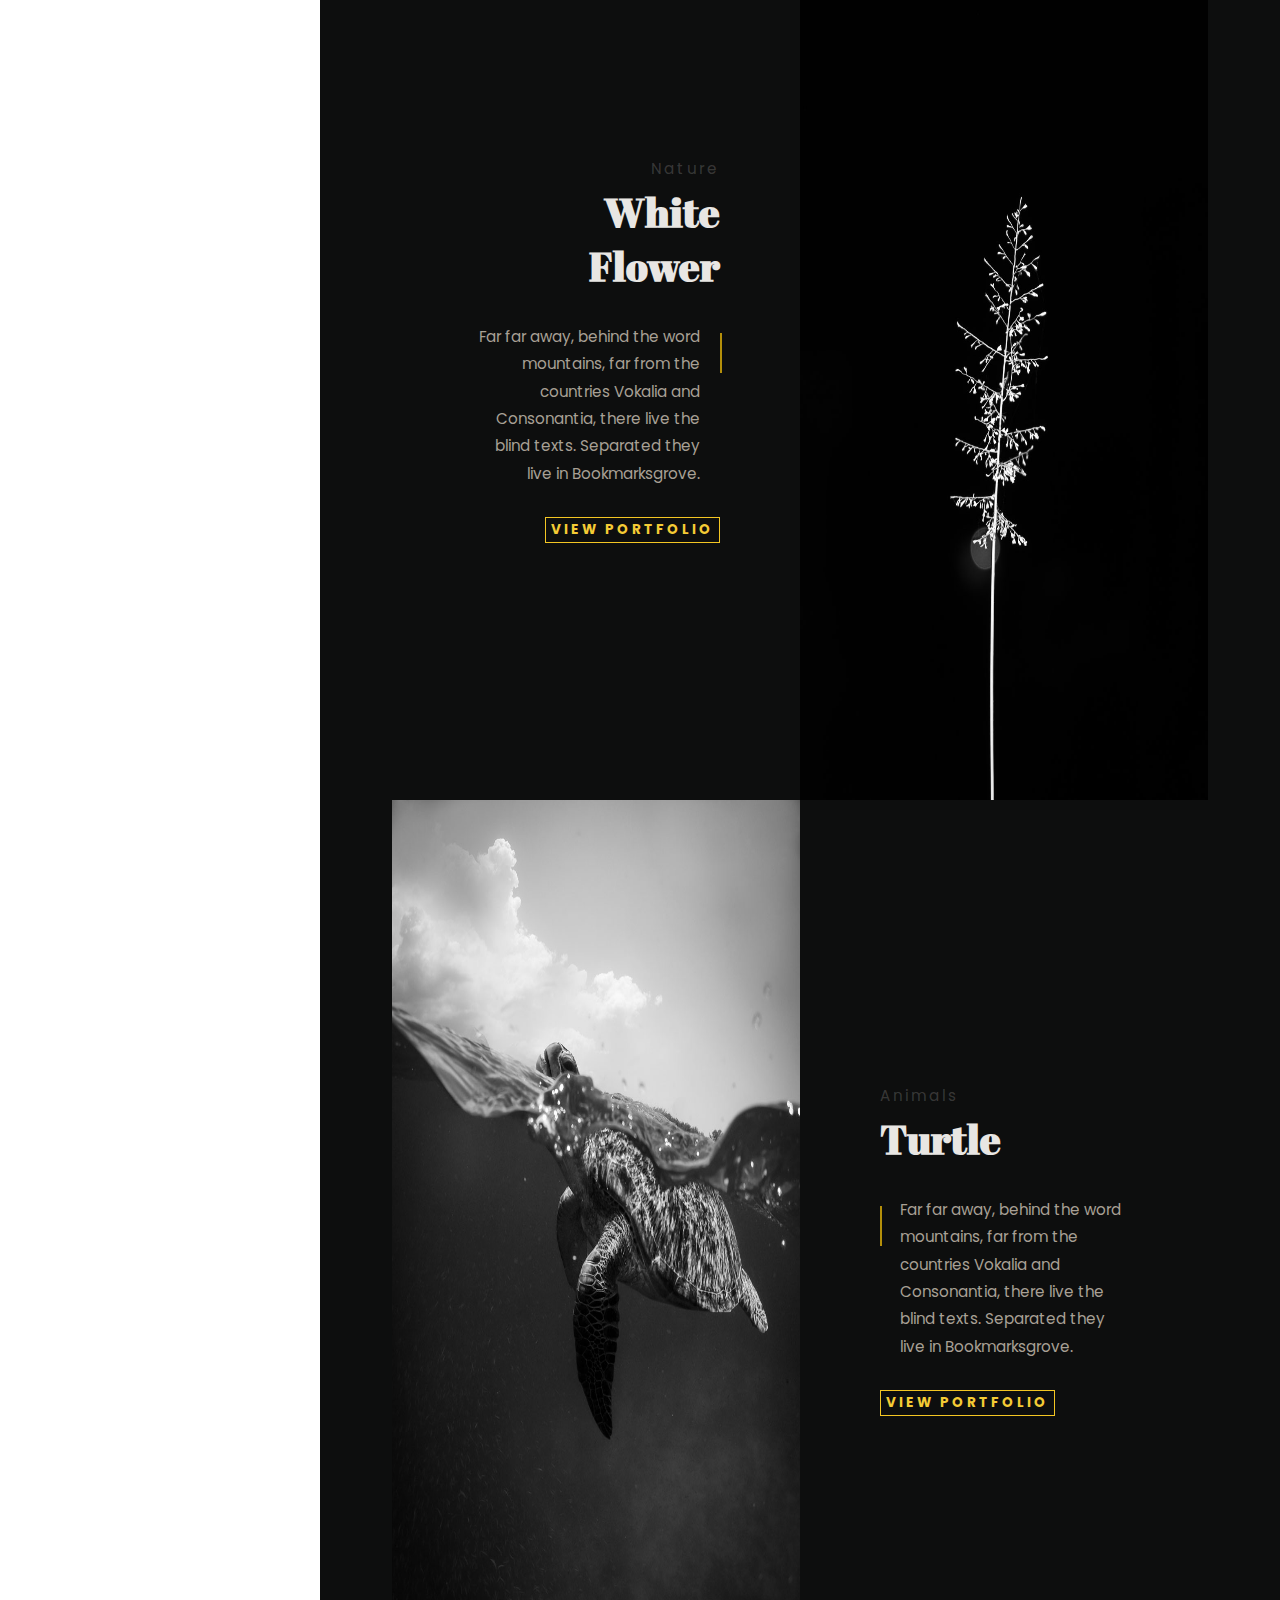
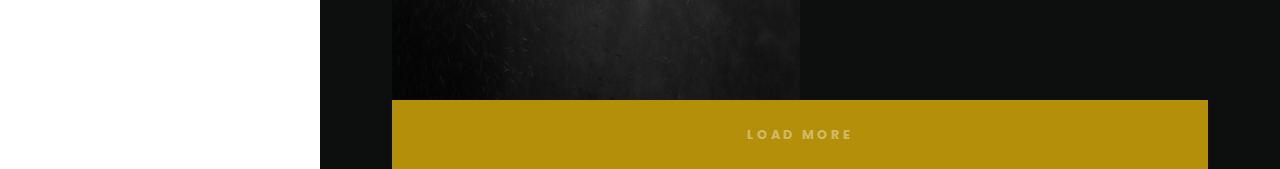
<file: projects/p-1/index.html>
<!DOCTYPE html>
<html lang="en">
  <head>
    <meta charset="UTF-8" />
    <meta name="viewport" content="width=device-width, initial-scale=1.0" />
    <link rel="stylesheet" href="css/side-bar.css" />
    <link rel="stylesheet" href="css/main.css" />
    <title>Mostudio</title>
  </head>
  <body>
    <div class="con">
      <div class="side-bar">
        <div class="upper">
          <h1 class="site-name"><a href="#">Mostudio</a></h1>
          <ul class="nav">
            <li><a href="#" class="active">HOME</a></li>
            <li><a href="#">GALLERY</a></li>
            <li><a href="#">ABOUT</a></li>
            <li><a href="#">PRICING</a></li>
            <li><a href="#">CONTACT</a></li>
          </ul>
        </div>

        <div class="lower">
          <p>SUBSCRIBE FOR NEWSLETTER</p>
          <input type="text" placeholder="Enter Email Address" />
          <p class="copy-right">
            Copyright ©2020 All rights reserved | This template is made with by
            Yasin with Love
          </p>
        </div>
      </div>
      <div class="main">
        <!-- left 1-->
        <div class="sec">
          <img src="images/work-1.jpg" alt="" />
          <div class="text">
            <p class="sub-heading">Portrait</p>
            <h2 class="heading">Black & Gold Paint Face</h2>
            <p class="disc">
              Far far away, behind the word mountains, far from the countries
              Vokalia and Consonantia, there live the blind texts. Separated
              they live in Bookmarksgrove.
            </p>
            <button class="view-btn">VIEW PORTFOLIO</button>
          </div>
        </div>

        <!-- right 2-->
        <div class="sec">
          <div class="text right">
            <p class="sub-heading">Portrait</p>
            <h2 class="heading">Green Leaves</h2>
            <p class="disc">
              Far far away, behind the word mountains, far from the countries
              Vokalia and Consonantia, there live the blind texts. Separated
              they live in Bookmarksgrove.
            </p>
            <button class="view-btn">VIEW PORTFOLIO</button>
          </div>
          <img src="images/work-2.jpg" alt="" />
        </div>

        <!-- left 3-->
        <div class="sec">
          <img src="images/work-3.jpg" alt="" />
          <div class="text">
            <p class="sub-heading">Nature</p>
            <h2 class="heading">Coal</h2>
            <p class="disc">
              Far far away, behind the word mountains, far from the countries
              Vokalia and Consonantia, there live the blind texts. Separated
              they live in Bookmarksgrove.
            </p>
            <button class="view-btn">VIEW PORTFOLIO</button>
          </div>
        </div>

        <!-- right 4 -->
        <div class="sec">
          <div class="text right">
            <p class="sub-heading">Nature</p>
            <h2 class="heading">Top Leaf</h2>
            <p class="disc">
              Far far away, behind the word mountains, far from the countries
              Vokalia and Consonantia, there live the blind texts. Separated
              they live in Bookmarksgrove.
            </p>
            <button class="view-btn">VIEW PORTFOLIO</button>
          </div>
          <img src="images/work-4.jpg" alt="" />
        </div>

        <!-- left 5-->
        <div class="sec">
          <img src="images/work-5.jpg" alt="" />
          <div class="text">
            <p class="sub-heading">Portrait</p>
            <h2 class="heading">Building</h2>
            <p class="disc">
              Far far away, behind the word mountains, far from the countries
              Vokalia and Consonantia, there live the blind texts. Separated
              they live in Bookmarksgrove.
            </p>
            <button class="view-btn">VIEW PORTFOLIO</button>
          </div>
        </div>

        <!-- right 6 -->
        <div class="sec">
          <div class="text right">
            <p class="sub-heading">Fashion</p>
            <h2 class="heading">Black Girl Model</h2>
            <p class="disc">
              Far far away, behind the word mountains, far from the countries
              Vokalia and Consonantia, there live the blind texts. Separated
              they live in Bookmarksgrove.
            </p>
            <button class="view-btn">VIEW PORTFOLIO</button>
          </div>
          <img src="images/work-6.jpg" alt="" />
        </div>

        <!-- left 7-->
        <div class="sec">
          <img src="images/work-7.jpg" alt="" />
          <div class="text">
            <p class="sub-heading">Animals</p>
            <h2 class="heading">Pug Puppy</h2>
            <p class="disc">
              Far far away, behind the word mountains, far from the countries
              Vokalia and Consonantia, there live the blind texts. Separated
              they live in Bookmarksgrove.
            </p>
            <button class="view-btn">VIEW PORTFOLIO</button>
          </div>
        </div>

        <!-- right 8 -->
        <div class="sec">
          <div class="text right">
            <p class="sub-heading">Nature</p>
            <h2 class="heading">White Flower</h2>
            <p class="disc">
              Far far away, behind the word mountains, far from the countries
              Vokalia and Consonantia, there live the blind texts. Separated
              they live in Bookmarksgrove.
            </p>
            <button class="view-btn">VIEW PORTFOLIO</button>
          </div>
          <img src="images/work-8.jpg" alt="" />
        </div>

        <!-- left 9-->
        <div class="sec">
          <img src="images/work-9.jpg" alt="" />
          <div class="text">
            <p class="sub-heading">Animals</p>
            <h2 class="heading">Turtle</h2>
            <p class="disc">
              Far far away, behind the word mountains, far from the countries
              Vokalia and Consonantia, there live the blind texts. Separated
              they live in Bookmarksgrove.
            </p>
            <button class="view-btn">VIEW PORTFOLIO</button>
          </div>
        </div>

        <div class="load-more">
          <a href="#">LOAD MORE</a>
        </div>
      </div>
    </div>
  </body>
</html>
</file>
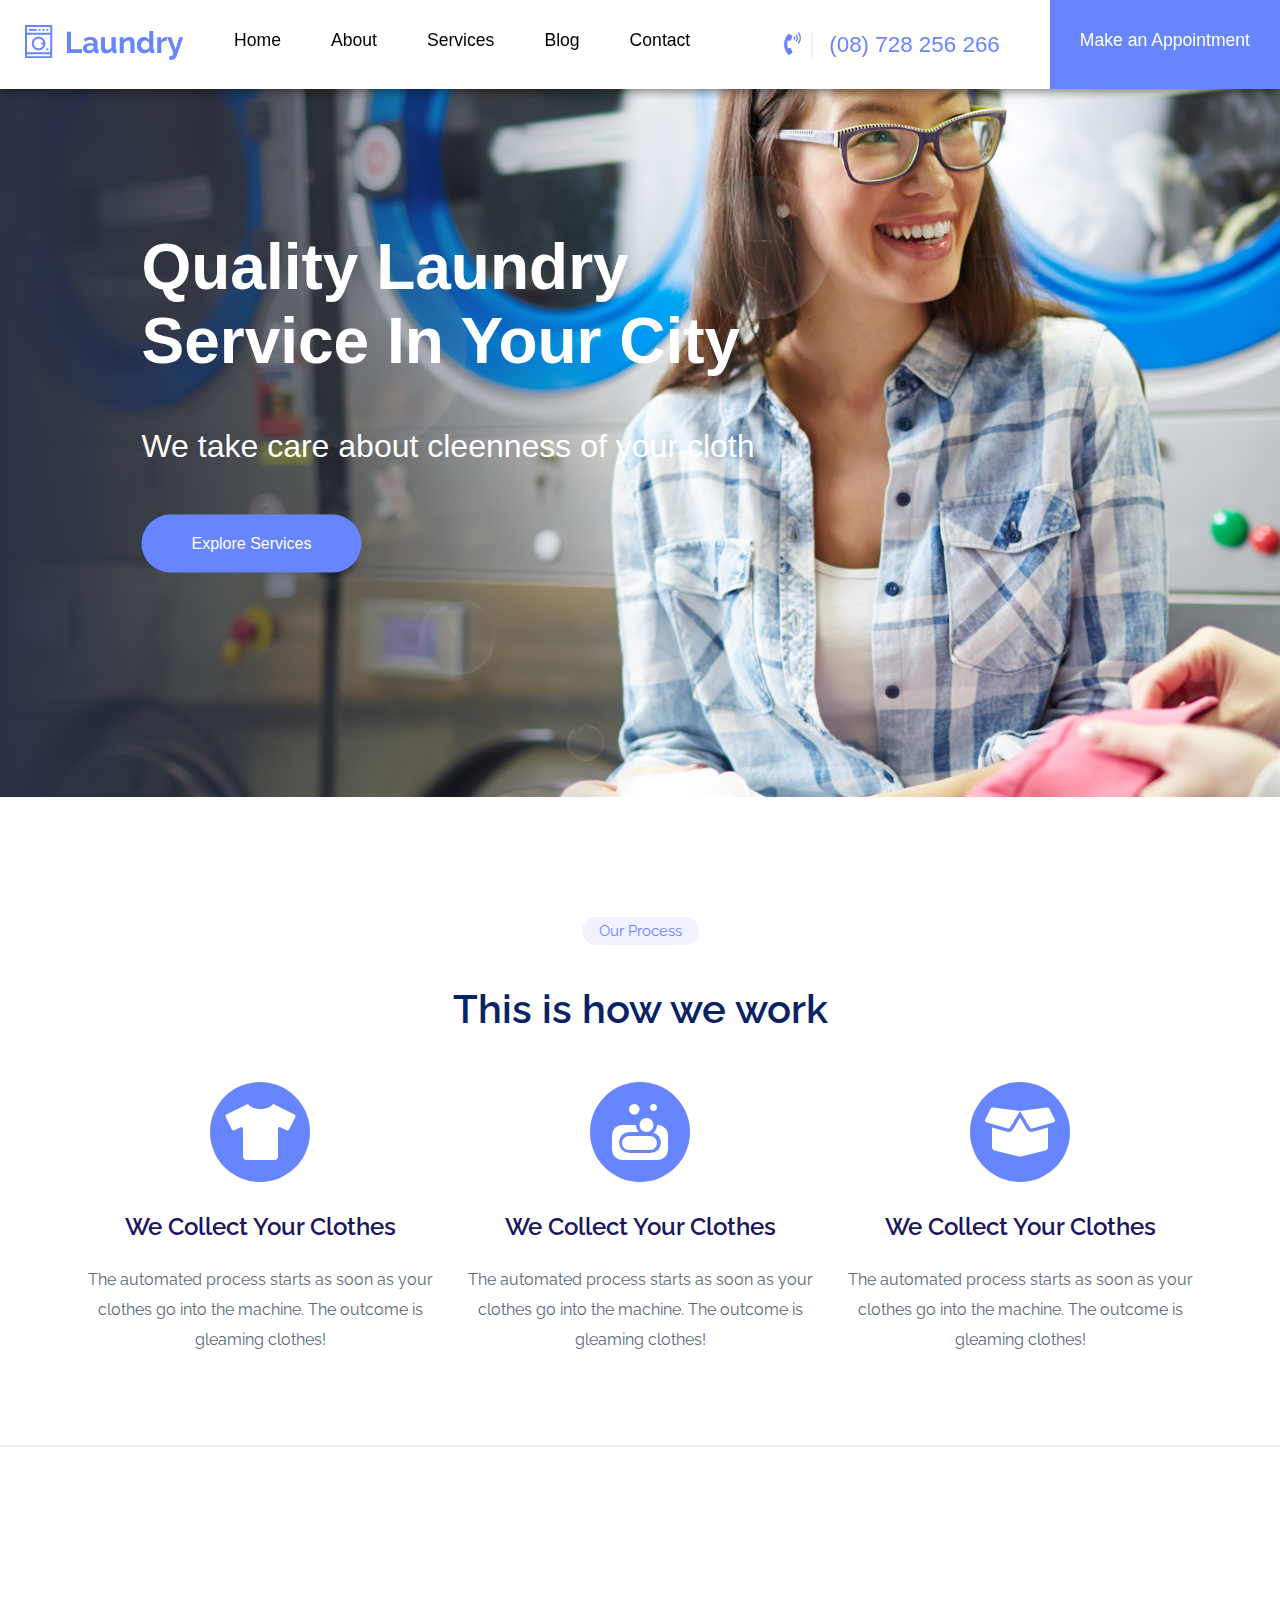
<file: projects/p-2/index.html>
<!DOCTYPE html>
<html lang="en">
  <head>
    <meta charset="UTF-8" />
    <meta name="viewport" content="width=device-width, initial-scale=1.0" />
    <link rel="stylesheet" href="css/nav-bar.css" />
    <link rel="stylesheet" href="css/heading.css" />
    <link rel="stylesheet" href="css/util.css" />
    <link rel="stylesheet" href="css/main.css" />
    <link rel="stylesheet" href="css/all.min.css" />
    <link rel="stylesheet" href="css/fontawesome.css" />
    <title>Laundry</title>
  </head>
  <body>
    <div class="nav-bar">
      <div class="nav-links">
        <div class="img u-mar-auto"><img src="images/logo.png" alt="" /></div>
        <ul>
          <li><a href="#" class="u-color-black">Home</a></li>
          <li><a href="#" class="u-color-black">About</a></li>
          <li><a href="#" class="u-color-black">Services</a></li>
          <li><a href="#" class="u-color-black">Blog</a></li>
          <li><a href="#" class="u-color-black">Contact</a></li>
        </ul>
      </div>

      <div class="contact">
        <p class="num u-mar-auto u-color-black">
          <span class="icon"> <i class="fas fa-phone-volume"></i></span>
          <a href="#" class="call">(08) 728 256 266</a>
        </p>
        <a href="#" class="appointment u-color-black">Make an Appointment</a>
      </div>
    </div>
    <div class="spacing"></div>

    <div class="heading">
      <div class="bg-img">
        <div class="pitch">
          <h1>
            Quality Laundry <br />
            Service In Your City
          </h1>
          <p>We take care about cleenness of your cloth</p>
          <a href="#">Explore Services</a>
        </div>
        <div class="overlay"></div>
      </div>
    </div>
    <div class="main">
      <div class="sec-1">
        <div class="sub">
          <p>Our Process</p>
          <h3>This is how we work</h3>
        </div>

        <div class="card-group">
          <div class="card">
            <div class="logo">
              <i class="fas fa-tshirt"></i>
            </div>
            <p><a href="#" class="go">We Collect Your Clothes</a></p>
            <p>
              The automated process starts as soon as your clothes go into the
              machine. The outcome is gleaming clothes!
            </p>
          </div>
          <div class="card">
            <div class="logo">
              <i class="fas fa-soap"></i>
            </div>
            <p><a href="#" class="go">We Collect Your Clothes</a></p>
            <p>
              The automated process starts as soon as your clothes go into the
              machine. The outcome is gleaming clothes!
            </p>
          </div>
          <div class="card">
            <div class="logo">
              <i class="fas fa-box-open"></i>
            </div>
            <p><a href="#" class="go">We Collect Your Clothes</a></p>
            <p>
              The automated process starts as soon as your clothes go into the
              machine. The outcome is gleaming clothes!
            </p>
          </div>
        </div>
      </div>
    </div>
  </body>
</html>
</file>
<file: Style.css>
@font-face {
  font-family: "The Historia Demo";
  src: url("fonts/thehistoriademo-webfont.woff2") format("woff2"),
    url("fonts/thehistoriademo-webfont.woff") format("woff");
  font-weight: normal;
  font-style: normal;
}

/*Start global*/
* {
  margin: 0;
  padding: 0;
  box-sizing: border-box;
}

html {
  font-size: 10px;
  font-family: "Roboto", sans-serif;
  color: #eee;
}

body {
  width: 100%;
  height: 100%;
  background: url("images/sitebg.jpg") no-repeat center fixed;
  background-size: cover;
}

section {
  padding: 5rem 0;
}

a {
  text-decoration: none;
  color: #eee;
}
p {
  font-size: 1.8rem;
  font-weight: 300;
}
img {
  width: 100%;
}
/*End global*/

/*Start reusable*/
.container {
  width: 90%;
  max-width: 120rem;
  height: 100%;
  margin: 0 auto;
  position: relative;
}

.section-heading {
  text-align: center;
  margin-bottom: 10rem;
}

.section-heading h1 {
  font-size: 3.5rem;
  color: rgba(255, 255, 255, 0.3);
  text-transform: uppercase;
  font-weight: 300;
  position: relative;
  margin-bottom: 1rem;
}
.section-heading h1::before,
.section-heading h1::after {
  content: "";
  position: absolute;
  bottom: -0.5rem;
  left: 50%;
  transform: translateX(-50%);
  background-color: rgba(255, 255, 255, 0.75);
}

.section-heading h1::before {
  width: 10rem;
  height: 3px;
  border-radius: 0.8rem;
}

.section-heading h1::after {
  width: 1.5rem;
  height: 1.5rem;
  border-radius: 100%;
  bottom: -1.1rem;
}
.section-heading h6 {
  font-size: 1.6rem;
  font-weight: 300;
}

.has-margin-right {
  margin-right: 5rem;
}
/*End reusable*/

/*Start header*/
header {
  width: 100%;
  height: 100vh;
}

.top-nav {
  width: 100%;
  height: 100vh;
  position: fixed;
  top: -100vh;
  z-index: 50;
  background-color: #16162d;
  border-bottom-right-radius: 100%;
  border-bottom-left-radius: 100%;
  transition: all 650ms cubic-bezier(1, 0, 0, 1);
}

.nav-list {
  list-style: none;
  width: 100%;
  height: 100%;
  display: flex;
  justify-content: center;
  align-items: center;
}

li {
  margin: 0 2rem;
}

.nav-link {
  font-family: "The Historia Demo", sans-serif;
  font-size: 5rem;
  padding: 1rem;
}

.nav-link:hover,
.nav-link:focus {
  background: linear-gradient(to top, #ffe838, #fd57bf);
  -webkit-background-clip: text;
  -webkit-text-fill-color: transparent;
}

.top-nav.open {
  top: 0;
  border-radius: initial;
}

.menu-toggler {
  position: absolute;
  top: 5rem;
  right: 5rem;
  width: 5rem;
  height: 4rem;
  display: flex;
  flex-direction: column;
  justify-content: space-between;
  cursor: pointer;
  z-index: 1500;
  transition: transform 650ms ease-out;
}

.menu-toggler.open {
  transform: rotate(-45deg);
}
.bar {
  background: linear-gradient(to right, #ffe838, #fd57bf);
  width: 100%;
  height: 4px;
  border-radius: 0.8rem;
}

.bar.half {
  width: 50%;
}
.bar.start {
  transform-origin: right;
  transition: transform 650ms cubic-bezier(0.54, -0.81, 0.57, 0.57);
}

.open .bar.start {
  transform: rotate(-450grad) translateX(0.8rem);
}

.bar.end {
  align-self: flex-end;
  transform-origin: left;
  transition: transform 650ms cubic-bezier(0.54, -0.81, 0.57, 0.57);
}

.open .bar.end {
  transform: rotate(-450grad) translateX(-0.8rem);
}

.landing-text {
  position: absolute;
  top: 50%;
  left: 50%;
  transform: translate(-50%, -50%);
  width: 100%;
  text-align: center;
  z-index: 1;
}
.landing-text h1 {
  font-size: 20rem;
  font-family: "The Historia Demo", sans-serif;
  background: linear-gradient(to top, #ffe838, #fd57bf);
  -webkit-background-clip: text;
  -webkit-text-fill-color: transparent;
  padding: 1rem;
  user-select: none;
}

.landing-text h6 {
  font-size: 2rem;
  font-weight: 300;
}
/*End header*/

/*Start about*/

.about .container {
  display: flex;
  align-items: center;
  justify-content: center;
}

.about-heading {
  text-align: center;
  text-transform: uppercase;
  line-height: 0;
  margin-bottom: 6rem;
}
.about-heading h1 {
  font-size: 10rem;
  opacity: 0.3;
}

.about-heading h6 {
  font-size: 2rem;
  font-weight: 300;
}

.profile-img {
  flex: 1;
  margin-right: 5rem;
}

.about-details {
  flex: 1;
}

.social-media {
  margin-top: 5rem;
}

.social-media i {
  font-size: 5rem;
  transition: color 650ms;
}

.fa-facebook-square:hover {
  color: #4267b2;
}

.fa-twitter-square:hover {
  color: #38a1f3;
}

.fa-dribbble-square:hover {
  color: #ea4c89;
}
/*End about*/

/*Start services*/

.skills {
  margin-top: 10rem;
  display: grid;
  grid-template-columns: repeat(auto-fit, minmax(25rem, 1fr));
  grid-gap: 2.5rem;
  text-align: center;
}

.skill {
  display: flex;
  flex-direction: column;
  justify-content: center;
  align-items: center;
  padding: 2rem;
}

.skill h1 {
  text-transform: uppercase;
  letter-spacing: 2px;
  margin: 2rem 2px 2rem 0;
}

.icon-container {
  width: 10rem;
  height: 10rem;
  border: 3px solid #ffe838;
  background-color: #fd57bf;
  margin-bottom: 2rem;
  display: flex;
  transform: rotate(45deg);
}
.icon-container i {
  color: #ffe838;
  font-size: 5rem;
  margin: auto;
  transform: rotate(-45deg);
}

/*End services*/

/*Start portfolio*/
.portfolio-item {
  display: flex;
  align-items: center;
  justify-content: center;
  margin-bottom: 5rem;
}

.portfolio-item:last-child {
  margin-bottom: 0;
}

.portfolio-img {
  flex: 1;
}

.portfolio-description {
  flex: 1;
}

.portfolio-description h6 {
  font-size: 1.5rem;
  text-transform: uppercase;
  font-weight: 300;
  opacity: 0.3;
}

.portfolio-description h1 {
  font-size: 3rem;
  font-weight: 300;
  margin: 1rem 0;
}

.portfolio-description .cta {
  display: inline-block;
  margin-top: 2.5rem;
  font-size: 1.5rem;
  text-transform: uppercase;
  color: #3883ff;
  transition: color 650ms;
}

.portfolio-description .cta:hover {
  color: #2f67cd;
}
/*End services*/

/*Start timeline*/
.timeline ul {
  border-left: 4px solid #ffe838;
  border-radius: 0.8rem;
  background-color: rgba(0, 0, 0, 0.05);
  margin: 0 auto;
  position: relative;
  padding: 5rem;
  list-style: none;
  text-align: left;
  width: 70%;
}

.timeline h1 {
  font-size: 2rem;
  text-transform: uppercase;
  font-weight: 300;
  margin-bottom: 1rem;
  opacity: 0.3;
}

.timeline .date {
  border-bottom: 1px solid rgba(255, 255, 255, 0.1);
  margin-bottom: 1rem;
  padding-bottom: 1rem;
  position: relative;
}

.timeline .date:last-of-type {
  padding-bottom: 0;
  margin-bottom: 0;
  border: none;
}

.timeline .date::before,
.timeline .date::after {
  position: absolute;
  display: block;
  top: 50%;
  transform: translateY(-50%);
}

.timeline .date::before {
  content: attr(data-date);
  left: -21rem;
  text-align: right;
  min-width: 12rem;
  font-size: 1.5rem;
}

.timeline .date::after {
  content: "";
  box-shadow: 0 0 0 4px #fd57bf;
  border-radius: 100%;
  left: -8rem;
  height: 1.5rem;
  width: 1.5rem;
  background-color: #313534;
}
/*End timeline*/

/*Start contact*/
.contact {
  background-color: #211e3f;
}

form {
  widows: 70%;
  margin: 0 auto;
}

form label {
  font-size: 1.5rem;
}

input,
select,
textarea {
  width: 100%;
  padding: 1rem;
  margin-bottom: 5px;
  border: none;
  outline-color: #fd57bf;
}

input[type="submit"] {
  width: initial;
  background-color: #fd57bf;
  color: #eee;
  padding: 1rem 2rem;
  border-radius: 0.8rem;
  cursor: pointer;
  transition: background-color 650ms;
}

input[type="submit"]:hover {
  color: #221e3f;
  background-color: #ffe838;
}
/*End contact*/

/*Start footer*/

.copyright {
  width: 100%;
  text-align: center;
  background-color: #16162d;
  padding: 2rem 0;
  position: relative;
}
.up {
  position: absolute;
  width: 5rem;
  height: 5rem;
  background-color: #eee;
  top: -2.5rem;
  right: 5rem;
  border-radius: 100%;
  display: flex;
  animation: pulse 2s infinite;
  cursor: pointer;
}

.up i {
  color: #16162d;
  font-size: 2rem;
  margin: auto;
}

.copyright p {
  font-size: 1.4rem;
}
/*End footer*/

/*Start animations*/
@keyframes pulse {
  0% {
    box-shadow: 0 0 0 0 rgba(253, 87, 191, 0.99);
  }
  70% {
    box-shadow: 0 0 0 2rem rgba(253, 87, 191, 0);
  }
  100% {
    box-shadow: 0 0 0 0 rgba(253, 87, 191, 0);
  }
}
/*End animations*/

/*Start media queries*/
@media screen and (max-width: 768px) {
  body {
    width: 100%;
    height: 100%;
    background: url("images/sitebg2.jpg") no-repeat center fixed;
    background-size: cover;
  }

  .landing-text h1 {
    font-size: 15rem;
  }
  .landing-texth5 {
    font-size: 1.7rem;
  }

  .nav-list {
    flex-direction: column;
  }
  li {
    margin: 2rem 0;
  }
  .nav-link {
    font-size: 4.5rem;
  }
  .about-heading h1 {
    font-size: 8rem;
  }

  .section-heading h1 {
    font-size: 3rem;
  }

  .about-details .nav-list {
    flex-direction: initial;
  }
  .about-details li {
    margin: 0 2rem;
  }
  .icon-container {
    width: 7rem;
    height: 7rem;
  }
  .icon-container i {
    font-size: 4rem;
  }

  .timeline ul {
    margin: 0 0 0 auto;
  }
  .timeline .date::before {
    left: -20rem;
  }
  .timeline .date::after {
    left: -5.9rem;
  }
}

@media screen and (max-width: 600px) {
  .menu-toggler {
    top: 2rem;
    right: 2rem;
  }

  .landing-text h1 {
    font-size: 8rem;
  }
  .landing-text h6 {
    font-size: 1.4rem;
  }
  .nav-link {
    font-size: 3.5rem;
  }
  .about .container {
    flex-direction: column;
  }
  .profile-img {
    margin: 0 0 7rem 0;
  }
  .portfolio-item {
    flex-direction: column;
  }
  .portfolio-img {
    margin: 0 0 2rem 0;
    order: 1;
  }
  .portfolio-description {
    margin: 0;
    order: 2;
  }

  .timeline p {
    font-size: 1.6rem;
  }
  .timeline .date::before {
    font-size: 1.4rem;
  }
  form {
    width: 100%;
  }
  .up {
    right: 2rem;
  }
}
/*End media queries*/
</file>
<file: Books/css/style.css>
@import url("https://fonts.googleapis.com/css2?family=Acme&family=Lobster&family=Patua+One&family=Sniglet&display=swap");

* {
  box-sizing: border-box;
}

header,
section {
  overflow-x: hidden;
}

:root {
  --single-font: "Singlet", cursive;
  --rubik: "Rubik", cursive;
  --patua: "Patua One", cursive;
  --lobster: "Lobster", cursive;
  --light-black: #2e2c2caf;
  --bggradient: linear-gradient(to bottom, #dd2476, #ff512f);
  --light-gray: rgba(255, 255, 255, 0.7);
}

header a {
  font-family: var(--single-font);
  font-size: 0.9em;
  color: whitesmoke;
}

header {
  background-color: #dd2476;
  background: var(--bggradient);
}

.navbar {
  color: white;
}

.dropdown-content {
  display: none;
  position: absolute;
  background: white;
  min-width: 160px;
  box-shadow: 0px 2px 15px 0px rgba(0, 0, 0, 0.2);
  z-index: 1;
}

.dropdown-content a {
  color: black;
  padding: 12px 16px;
  text-decoration: none;
  display: block;
}

.dropdown-content a:hover {
  background: #ddd;
}
.dropdown:hover .dropdown-content {
  display: block;
}

header .nav-iteam:last-child {
  padding-right: 10.5em;
}

header .nav-item {
  padding: 0.9em;
}

header .navbar-brand {
  padding-left: 8rem;
}

.nav-link,
.navbar-brand {
  color: white !important;
}

header .nav-link:hover,
.navbar-brand:hover {
  color: black !important;
}

header .row .col-md-5 {
  padding: 4.2vmin 1vmin;
}

header .row .col-md-7 {
  padding: 22vmin 1vmin;
  padding-bottom: 35vmin;
  font-family: var(--rubik);
  color: white;
}

header .container .col-md-7 h6 {
  padding: 1vmin;
  letter-spacing: 4px;
}

header .container .col-md-7 h1 {
  font-size: 8.5vmin;
  font-weight: bold;
  padding: 0.1em 0em;
}

header .container .col-md-7 p {
  padding: 1vmin 5vmin;
}

header .container .col-md-7 button {
  border-radius: 30px;
  font-weight: bold;
}

/* section 1 */

.section-1 {
  padding: 20vmin 0;
}

.section-1 .row .col-md-6 .pray img {
  opacity: 0.8;
  width: 90%;
  border-radius: 0.2em;
}

.section-1 .col-md-6:last-child {
  position: relative;
}

.section-1 .row .col-md-6 .panel {
  position: absolute;
  top: 7vmin;
  left: -18vmin;
  background: white;
  border-radius: 3px;
  text-align: left;
  padding: 13vmin 5vmin 20vmin 10vmin;
  box-shadow: 0px 25px 42px rgba(0, 0, 0, 0.2);
  font-family: var(--rubik);
  z-index: 1;
}

.section-1 .row .col-md-6 .panel h1 {
  font-weight: bold;
  padding: 0.4em 0;
  font-size: 2em;
}

.section-1 .row .col-md-6 .panel p {
  font-size: 0.9em;
  color: rgba(0, 0, 0, 0.5);
}

/* section 2 */

.cover {
  width: 100%;
  height: 55vmin;
  background: url("../images/pexels-photo-452738.jpeg");
  background-position: -25rem -19rem;
  background-size: 150%;
  position: relative;
}
.cover .content {
  background: rgba(0, 0, 0, 0.7);
  height: 100%;
  width: 100%;
  padding: 19vmin;
}

.cover .content > h1 {
  font-family: var(--patua);
  font-size: 6vmin;
  color: whitesmoke;
}

.cover .content > p {
  font-family: var(--rubik);
  font-size: 2vmin;
  color: #e5e5e5;
}

.numbers .rect {
  position: relative;
  z-index: 1;
  background: white;
  width: 17rem;
  height: 12rem;
  padding-top: 3.5vmin;
  margin: 1rem;
  border-radius: 0.5em;
  box-shadow: 1px 2px 50px 0px rgba(255, 0, 0, 0.349);
}

.numbers {
  margin-top: -15vmin;
}

.numbers .rect h1 {
  font-size: 5rem;
  color: tomato;
}

.numbers .rect p {
  font-family: var(--patua);
}

.purchase > h1 {
  padding-top: 15vmin;
  padding-bottom: 0.1em;
  font-family: var(--lobster);
}

.purchase > P {
  color: var(--light-black);
  font-size: 3vmin;
  padding-bottom: 10vmin;
}

.purchase .cards .card {
  width: 22rem;
  margin: 3vmin;
}

.cards div {
  padding: 0;
  margin: 0;
}

.cards .title {
  background: rgba(208, 241, 241, 0.199);
  padding: 1.4rem 2.5rem;
  font-size: 2vmin;
}

.card .card-text {
  padding: 2.5rem 3rem;
  color: var(--light-black);
}

.card-body .pricing {
  background: rgba(208, 241, 241, 0.199);
  border-top-right-radius: 170px;
  border-top-left-radius: 170px;
}

.card-body .pricing > h1 {
  font-size: 10vmin;
  padding: 1em 0;
}

.section-3 {
  height: 70vmin;
  margin-top: 15vmin;
  background: var(--bggradient);
}

.section-3 .col-md-12 > h1 {
  padding: 2em 0 0.5em 0;
  color: whitesmoke;
  font-size: 6vmin;
}

.section-3 .col-md-12 > p {
  padding: 0.4em;
  padding-bottom: 2rem;
  color: var(--light-gray);
  font-size: 3vmin;
}

.section-3 .desktop {
  background: white;
  display: inline-block;
  border-radius: 3em;
  padding: 2vmin 4.5vmin;
  margin: 1em;
}

.section-3 .desktop p {
  font-size: 4vmin;
}

.section-3 .desktop p {
  font-size: 2vmin;
}

.section-4 .container h1 {
  font-size: 6vmin;
  padding-top: 14vmin;
}

.section-4 .team {
  padding: 10vmin 4vmin;
}

.section-4 .card {
  width: 22rem;
  margin-top: 10vmin;
}

.section-4 .card .card-text {
  padding: 0.5em;
}

.section-4 .card .card-body > a {
  font-size: 1.5em;
}

.section-4 .carousel-item {
  padding-left: 3rem;
}

.border-radius {
  border-radius: 340px;
  width: 60%;
}

footer {
  background: rgba(0, 0, 0, 0.815);
  overflow-x: hidden;
  padding: 14vmin 18vmin;
}

footer p > span {
  color: #ff512f;
}

footer input {
  border: none !important;
}

footer input::placeholder {
  color: white !important;
}

footer .input-group .input-group-text {
  background: var(--bggradient);
  border: none;
}
footer .input-group .input-group-text:hover {
  cursor: pointer;
}

footer .column i {
  color: #dd2476;
}

footer .column i + i {
  padding: 0 0.5em;
}

.sticky {
  position: fixed;
  top: 0;
  width: 100%;
  background: rgba(0, 0, 0, 0.815);
  z-index: 99;
  transition: all 1.5s ease;
}
</file>
<file: Books/css/mobi-style.css>
@media only screen and (max-width: 768px) {
  header .navbar-brans {
    padding-left: 1rem;
  }

  .container .row .col-md-5 img {
    width: 90%;
  }

  .section-1 .row .col-md-6 .panel {
    position: initial;
    width: initial;
    height: initial;
  }

  .section-2 .cover {
    background-position: -25vmin -10vmin;
  }

  .numbers .rect {
    width: 10rem;
    height: 8rem;
  }

  .numbers .rect h1 {
    font-size: 2rem;
  }
  .section-3 {
    height: inherit;
    padding: 10vmin !important;
  }

  .section-3 .row h1 {
    padding: 6vmin 4vmin;
  }

  .section-3 .row .col-md-6 {
    text-align: center !important;
  }

  .section-3 .desktop i {
    font-size: 8vmin;
  }
  .section-4 .carousel-iteam {
    padding-left: 0.6rem;
  }

  .section-4 .team {
    display: flex;
    flex-direction: column;
    align-content: center;
  }

  .section-4 .carousel-inner {
    width: 24rem;
  }
}

@media only screen and (max-width: 425px) {
  footer .row .col-md-2 {
    margin-top: 8vmin;
  }
}

@media only screen and (max-width: 320) {
  .section-4 .card {
    width: 18rem;
  }

  .section-4 .carousel-inner {
    margin-left: -14vmin;
  }
}
</file>
<file: projects/p-1/css/side-bar.css>
@import url("https://fonts.googleapis.com/css2?family=Abril+Fatface&family=Poppins:wght@100;200;300;400;500&display=swap");

* {
  margin: 0;
  padding: 0;
  text-decoration: none;
  list-style: none;
}

.side-bar {
  height: 100vh;
  width: 25%;
  display: flex;
  flex-direction: column;
  justify-content: space-between;
  padding: 25px;
  background: url("../images/aside.png") no-repeat right top black;
  position: fixed;
  box-sizing: border-box;
}

.site-name {
  display: block;
  width: 100%;
  font-weight: normal;
  font-size: 60px;
  line-height: 0.8;
  margin-bottom: 3rem;
  font-family: "Abril Fatface", cursive;
}

.site-name a {
  background-image: url(../images/bg_1.jpg);
  color: rgb(232, 230, 227);
  -webkit-text-fill-color: transparent;
  -webkit-background-clip: text;
  background-size: cover;
  background-position: center center;
}

.nav li {
  padding: 5px 0;
  font-family: "Poppins", Arial, sans-serif;
}

.nav li a {
  color: rgba(232, 230, 227, 0.8);
}

.nav li a:hover,
.nav li .active {
  color: rgb(244, 203, 53);
  border-bottom: 2px solid;
}

.lower {
  width: 80%;
  color: white;
  font-family: "Poppins", Arial, sans-serif;
  font-size: 0.95rem;
  color: rgba(232, 230, 227, 0.5);
}

.lower input {
  font-size: 1.2rem;
  width: 100%;
  padding: 10px;
  margin: 30px 0;
  background-color: transparent;
  color: rgba(232, 230, 227, 0.5);
  border: 1px solid rgba(255, 255, 255, 0.2);
}

.lower .copy-right {
  color: rgba(255, 255, 255, 0.2);
}
</file>
<file: projects/p-1/css/main.css>
.con {
  display: flex;
  justify-content: space-between;
}
.main {
  width: 75%;
  background-color: #0d0e0e;
  margin-left: auto;
}

.main .sec {
  display: flex;
  width: 85%;
  margin: auto;
}

.main .sec img {
  height: 100vh;
  width: 50%;
}

.main .sec .text {
  margin: auto;
  padding: 0 80px;
  width: 50%;
}

.main .sec .text * {
  color: white;
}

.main .sec .text .sub-heading {
  font-family: "Poppins", Arial, sans-serif;
  color: rgba(232, 230, 227, 0.2);
  font-size: 0.95rem;
  letter-spacing: 3px;
  margin-bottom: 5px;
}

.main .sec .text .heading {
  font-family: "Abril Fatface", cursive;
  font-size: 2.5rem;
  color: rgb(232, 230, 227);
  margin-bottom: 30px;
}

.main .sec .text .disc {
  font-family: "Poppins", Arial, sans-serif;
  color: rgb(168, 160, 149);
  line-height: 1.8;
  margin-bottom: 30px;
  font-size: 0.95rem;
  position: relative;
  padding-left: 20px;
}
.main .sec .text .disc::after {
  position: absolute;
  top: 10px;
  left: 0;
  width: 2px;
  height: 40px;
  content: "";
  background-color: rgb(180, 143, 10);
}

.main .sec .right {
  text-align: right;
}

.main .sec .right .disc {
  padding-left: 0;
  padding-right: 20px;
}

.main .sec .right .disc::after {
  left: 100%;
}

.main .sec .text .view-btn {
  font-family: "Poppins", Arial, sans-serif;
  color: rgb(244, 203, 53);
  border: 1px solid #f3c623;
  font-size: 0.85rem;
  letter-spacing: 3px;
  font-weight: 700;
  padding: 2px 5px;
  background-color: transparent;
}

.load-more {
  width: 85%;
  margin: auto;
  background-color: #b48f0a;
  text-align: center;
  padding: 25px 0;
  letter-spacing: 3px;
}
.load-more a {
  color: rgba(255, 255, 255, 0.4);
  font-family: "Poppins", Arial, sans-serif;
  font-size: 0.8rem;
  font-weight: bold;
  transition: color 1s ease;
}
.load-more:hover {
  cursor: pointer;
}
.load-more:hover a {
  color: white;
}
</file>
<file: projects/p-2/css/nav-bar.css>
@import url("https://fonts.googleapis.com/css2?family=Mulish:wght@200;300;400;500;600;700&display=swap");

:root {
  --color-primary: #6785ff;
}

* {
  margin: 0;
  padding: 0;
  list-style: none;
  text-decoration: none;
}

.nav-bar,
.nav-bar .nav-links,
.nav-bar .nav-links ul,
.nav-bar .contact {
  display: flex;
  justify-content: space-between;
  font-family: "Muli", sans-serif;
}

.nav-bar {
  position: fixed;
  z-index: 2;
  width: 100%;
  background-color: white;
  box-shadow: 0 2px 10px rgba(0, 0, 0, 0.5);
}

.nav-bar .nav-links img {
  padding: 25px;
}

.nav-bar .nav-links ul li {
  padding: 30px 25px;
  font-size: 1.1rem;
}

.nav-bar .contact .num {
  padding: 0 50px;
  font-size: 1.4rem;
}

.nav-bar .contact .appointment {
  height: 100%;
  box-sizing: border-box;
  padding: 30px;
  background-color: var(--color-primary);
  font-size: 1.1rem;
  color: white;
}

.call,
.icon {
  color: var(--color-primary);
}

.call {
  padding-left: 10px;
}
.icon {
  padding: 0 10px;
  border-right: 2px solid #eeeeee;
}
</file>
<file: projects/p-2/css/heading.css>
@import url("https://fonts.googleapis.com/css2?family=Mulish:wght@200;300;400;500;600;700&display=swap");

:root {
  --color-primary: #6785ff;
}

body {
  height: 200vh;
}
.heading {
  height: 80vh;
}

.heading .bg-img {
  background-image: url(../images/h1_hero.png);
  height: 100%;
  background-repeat: no-repeat;
  position: relative;
  font-family: "Muli", sans-serif;
}

.heading .bg-img .pitch {
  position: absolute;
  top: 45%;
  left: 35%;
  transform: translate(-50%, -50%);
}

.heading .bg-img .pitch h1 {
  color: white;
  font-size: 4rem;
}

.heading .bg-img .pitch p {
  color: white;
  font-size: 2rem;
  padding: 50px 0;
  font-weight: 200;
}

.heading .bg-img .pitch a {
  display: inline-block;
  background-color: var(--color-primary);
  color: white;
  padding: 20px 50px;
  border-radius: 30px;
}

.overlay {
  height: 100%;
  width: 50%;
  background-image: linear-gradient(to left, transparent, #2c3246);
}

.spacing {
  height: 8.5vh;
}
</file>
<file: projects/p-2/css/util.css>
.u-mar-auto {
  margin: auto;
}

.u-color-black {
  color: black;
}
</file>
<file: projects/p-2/css/main.css>
@import url("https://fonts.googleapis.com/css2?family=Raleway:wght@100;200;300;400;500;600;700;800;900&display=swap");

:root {
  --primary-color: #6785ff;
}
.main {
  border-bottom: 2px solid #eee;
}

.main .sec-1 {
  max-width: 1140px;
  padding: 70px 0;
  margin: auto;
}

.main .sec-1 .sub {
  display: flex;
  justify-content: center;
  flex-direction: column;
  padding: 50px 0;
}

.main .sec-1 .sub p {
  display: inline-block;
  margin: auto;
  text-align: center;
  font-size: 0.95rem;
  font-family: "Raleway", sans-serif;
  background-color: rgba(103, 133, 255, 0.1);
  color: #6785ff;
  border-radius: 30px;
  padding: 5px 17px;
  margin-bottom: 40px;
}

.main .sec-1 .sub h3 {
  text-align: center;
  font-family: "Raleway", sans-serif;
  font-size: 2.5rem;
  color: #072366;
  font-weight: 600;
}

.card-group {
  display: flex;
}

.main .sec-1 .card-group .card .logo {
  height: 100px;
  width: 100px;
  box-sizing: border-box;
  font-size: 3.5rem;
  text-align: center;
  background-color: var(--primary-color);
  padding: 20px 0;
  margin: auto;
  border-radius: 50%;
  color: white;
  margin-bottom: 30px;
}

.main .sec-1 .card-group .card p {
  text-align: center;
  line-height: 30px;
  font-family: "Raleway", sans-serif;
  margin-bottom: 20px;
  color: #57667e;
  font-size: 1rem;
}

.main .sec-1 .card-group .card .go {
  font-size: 1.5rem;
  font-weight: 600;
  color: #1c165c;
}
</file>
